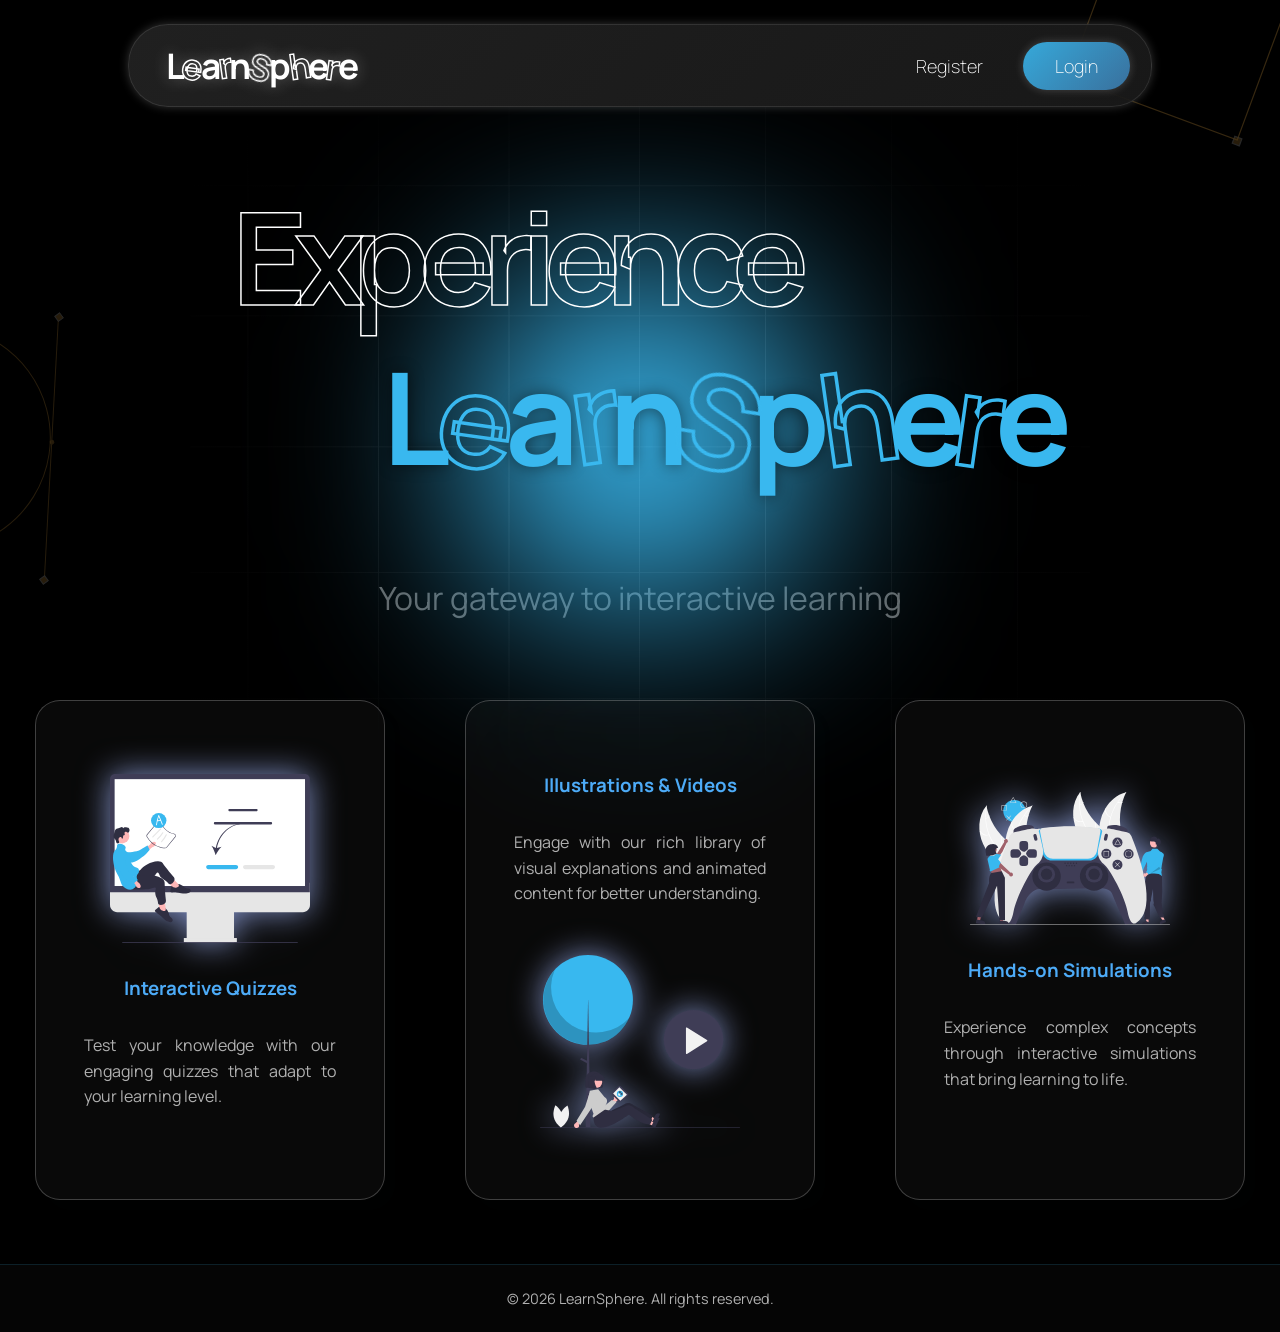
<file: index.html>
<!DOCTYPE html>
<html lang="en">
<head>
	<meta charset="UTF-8">
	<meta name="viewport" content="width=device-width, initial-scale=1.0">
	<title>LearnSphere</title>
	<link rel="stylesheet" href="assets/css/style.css">
</head>
<body>
	<nav class="navbar">
		<div class="nav-container">
		 	<div class="logo">
				<p>
					<span>L</span>
					<span>e</span>
					<span>a</span>
					<span>r</span>
					<span>n</span>
					<span>S</span>
					<span>p</span>
					<span>h</span>
					<span>e</span>
					<span>r</span>
					<span>e</span>
				</p>
			</div>
			<div class="nav-links">
				<a href="pages/registration.html" class="nav-link">Register</a>
				<a href="pages/login.html" class="nav-link login-button">Login</a>
			</div>
		</div>
	</nav>

	<div class="grid">
		<svg class="grid-svg" xmlns="http://www.w3.org/2000/svg" width="982" height="786" viewBox="0 0 982 786" fill="none">
		<path fill-rule="evenodd" clip-rule="evenodd" d="M490 401V537H348.5V401H490ZM490 785.5V676H348.5V785.5H347.5V676H206V785.5H205V676H63.5V785.5H62.5V676H0V675H62.5V538H0V537H62.5V401H0V400H62.5V258H0V257H62.5V116H0V115H62.5V0H63.5V115L205 115V0H206V115L347.5 115V0H348.5V115H490V0H491V115L627.5 115V0H628.5V115H765V0H766V115L902.5 115V0H903.5V115H982V116H903.5V257H982V258H903.5V400H982V401H903.5V537H982V538H903.5V675H982V676H903.5V785.5H902.5V676H766V785.5H765V676H628.5V785.5H627.5V676H491V785.5H490ZM902.5 675V538H766V675H902.5ZM902.5 537V401H766V537H902.5ZM902.5 400V258H766V400H902.5ZM902.5 257V116L766 116V257H902.5ZM627.5 675H491V538H627.5V675ZM765 675H628.5V538H765V675ZM348.5 675H490V538H348.5V675ZM347.5 538V675H206V538H347.5ZM205 538V675H63.5V538H205ZM765 537V401H628.5V537H765ZM765 400V258H628.5V400H765ZM765 257V116H628.5V257H765ZM347.5 401V537H206V401H347.5ZM205 401V537H63.5V401H205ZM627.5 401V537H491V401H627.5ZM627.5 116L491 116V257H627.5V116ZM627.5 258H491V400H627.5V258ZM63.5 257V116L205 116V257H63.5ZM63.5 400V258H205V400H63.5ZM206 116V257H347.5V116L206 116ZM348.5 116V257H490V116H348.5ZM206 400V258H347.5V400H206ZM348.5 258V400H490V258H348.5Z" fill="url(#paint0_radial_1_8)" />
		<defs>
			<radialGradient id="paint0_radial_1_8" cx="0" cy="0" r="1" gradientUnits="userSpaceOnUse" gradientTransform="translate(491 392.75) rotate(90) scale(513.25 679.989)">
			<stop stop-color="white" stop-opacity="0.2" />
			<stop offset="1" stop-color="#000" stop-opacity="0" />
			</radialGradient>
		</defs>
		</svg>
		<div class="blur"></div>
	</div>

	<div class="landing-container">
		<div class="hero-section">
			<div class="title">
				<p>Experience</p>
				<p>
					<span>L</span>
					<span>e</span>
					<span>a</span>
					<span>r</span>
					<span>n</span>
					<span>S</span>
					<span>p</span>
					<span>h</span>
					<span>e</span>
					<span>r</span>
					<span>e</span>
				</p>
			</div>

			<p class="subtitle">Your gateway to interactive learning</p>
			<div class="features">
				<div class="feature-card glass-morphism-container-hover-effect-1">
					<img src="assets/images/quiz-illustration.svg" alt="Interactive quizzes illustration">
					<div class="feature-content">
						<h3>Interactive Quizzes</h3>
						<p>Test your knowledge with our engaging quizzes that adapt to your learning level.</p>
					</div>
				</div>
				<div class="feature-card glass-morphism-container-hover-effect-2">
					<div class="feature-content">
						<h3>Illustrations & Videos</h3>
						<p>Engage with our rich library of visual explanations and animated content for better understanding.</p>
					</div>
					<img src="assets/images/video-illustration-1.svg" alt="Illustrations and videos illustration">
				</div>
				<div class="feature-card glass-morphism-container-hover-effect-3">
					<img src="assets/images/simulation-illustration.svg" alt="Hands-on simulations illustration">
					<div class="feature-content">
						<h3>Hands-on Simulations</h3>
						<p>Experience complex concepts through interactive simulations that bring learning to life.</p>
					</div>
				</div>
			</div>
		</div>
	</div>

	<svg class="top-right" width="219" height="147" viewBox="0 0 219 147" fill="none" xmlns="http://www.w3.org/2000/svg">
		<rect opacity="0.5" x="10.4252" y="75.8326" width="7.50168" height="7.50168" transform="rotate(110.283 10.4252 75.8326)" fill="#ffbb4d" stroke="white" stroke-width="1.22683" />
		<rect opacity="0.5" x="180.869" y="138.825" width="7.50168" height="7.50168" transform="rotate(110.283 180.869 138.825)" fill="#ffbb4d" stroke="white" stroke-width="1.22683" />
		<rect x="69.4713" y="-91.84" width="180.485" height="180.485" transform="rotate(20.2832 69.4713 -91.84)" stroke="#ffbb4d" stroke-opacity="0.7" stroke-width="1.22683" />
	</svg>
	
	<svg class="bottom-left" width="232" height="191" viewBox="0 0 232 191" fill="none" xmlns="http://www.w3.org/2000/svg">
		<circle cx="50.5685" cy="172.432" r="112.068" stroke="#ffbb4d" stroke-opacity="0.5" />
		<g opacity="0.5">
		<path d="M26.4932 5.20547L228.856 172.432" stroke="#ffbb4d" />
		<rect x="22.4384" y="0.5" width="6.15753" height="6.15753" fill="#ffbb4d" stroke="white" />
		<rect x="224.801" y="169.027" width="6.15753" height="6.15753" fill="#ffbb4d" stroke="white" />
		<circle cx="121.819" cy="83.613" r="1.7774" fill="#ffbb4d" stroke="#ffbb4d" />
		</g>
	</svg>
	
	<footer>
		<p>&copy; <span id="current-year"></span> LearnSphere. All rights reserved.</p>
	</footer>
	<script>
		document.getElementById('current-year').textContent = new Date().getFullYear();
	</script>
	<script src="./assets/js/follow-cursor.js"></script>
</body>
</html>
</file>
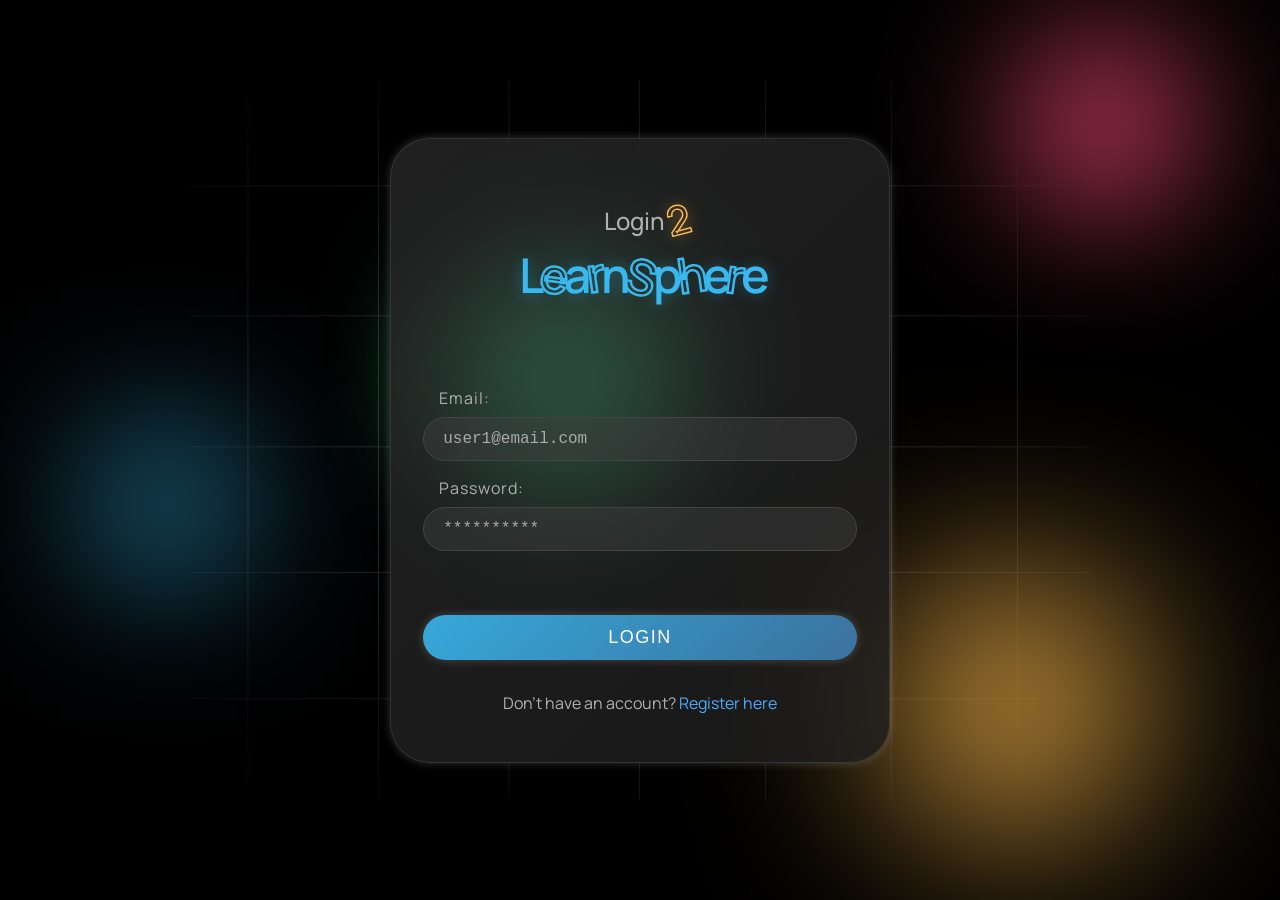
<file: home.html>
<!DOCTYPE html>
<html lang="en">
<head>
    <meta charset="UTF-8">
    <meta name="viewport" content="width=device-width, initial-scale=1.0">
    <title>ChatBot - LearnSphere</title>
    <link rel="stylesheet" href="home1.css">
</head>
<body>
    <script>
        // Check if user is logged in
        function checkLogin() {
            const isLoggedIn = sessionStorage.getItem('isLoggedIn');
            if (isLoggedIn !== 'true') {
                alert('You must be logged in to access this page.');
                window.location.href = '../pages/login.html';
            }
        }

        // Logout function
        function logout() {
            sessionStorage.clear();
            window.location.href = '../index.html';
        }

        checkLogin();
    </script>

    <div class="grid">
        <svg class="grid-svg" xmlns="http://www.w3.org/2000/svg" width="982" height="786" viewBox="0 0 982 786" fill="none">
            <path fill-rule="evenodd" clip-rule="evenodd" d="M490 401V537H348.5V401H490ZM490 785.5V676H348.5V785.5H347.5V676H206V785.5H205V676H63.5V785.5H62.5V676H0V675H62.5V538H0V537H62.5V401H0V400H62.5V258H0V257H62.5V116H0V115H62.5V0H63.5V115L205 115V0H206V115L347.5 115V0H348.5V115H490V0H491V115L627.5 115V0H628.5V115H765V0H766V115L902.5 115V0H903.5V115H982V116H903.5V257H982V258H903.5V400H982V401H903.5V537H982V538H903.5V675H982V676H903.5V785.5H902.5V676H766V785.5H765V676H628.5V785.5H627.5V676H491V785.5H490ZM902.5 675V538H766V675H902.5ZM902.5 537V401H766V537H902.5ZM902.5 400V258H766V400H902.5ZM902.5 257V116L766 116V257H902.5ZM627.5 675H491V538H627.5V675ZM765 675H628.5V538H765V675ZM348.5 675H490V538H348.5V675ZM347.5 538V675H206V538H347.5ZM205 538V675H63.5V538H205ZM765 537V401H628.5V537H765ZM765 400V258H628.5V400H765ZM765 257V116H628.5V257H765ZM347.5 401V537H206V401H347.5ZM205 401V537H63.5V401H205ZM627.5 401V537H491V401H627.5ZM627.5 116L491 116V257H627.5V116ZM627.5 258H491V400H627.5V258ZM63.5 257V116L205 116V257H63.5ZM63.5 400V258H205V400H63.5ZM206 116V257H347.5V116L206 116ZM348.5 116V257H490V116H348.5ZM206 400V258H347.5V400H206ZM348.5 258V400H490V258H348.5Z" fill="url(#paint0_radial_1_8)" />
            <defs>
                <radialGradient id="paint0_radial_1_8" cx="0" cy="0" r="1" gradientUnits="userSpaceOnUse" gradientTransform="translate(491 392.75) rotate(90) scale(513.25 679.989)">
                    <stop stop-color="white" stop-opacity="0.3" />
                    <stop offset="1" stop-color="white" stop-opacity="0" />
                </radialGradient>
            </defs>
        </svg>
        <div class="blur4"></div>
    </div>

    <div class="dashboard-container">
        <h1>Welcome to LearnSphere</h1>
        <p>Choose a subject to start learning:</p>

        <!-- Chatbot Section -->
        <section class="chatbot">
            <h2>Ask Your AI Tutor</h2>
            <div class="chat-container">
                <div id="chat-box"></div>
                <input type="text" id="user-input" placeholder="Ask me anything...">
                <button onclick="sendMessage()" class="send">Send</button>
            </div>
        </section>

        <button id="logoutButton" class="logout-button">Logout</button>
    </div>

    <script src="home.js"></script>
</body>
</html>
</file>
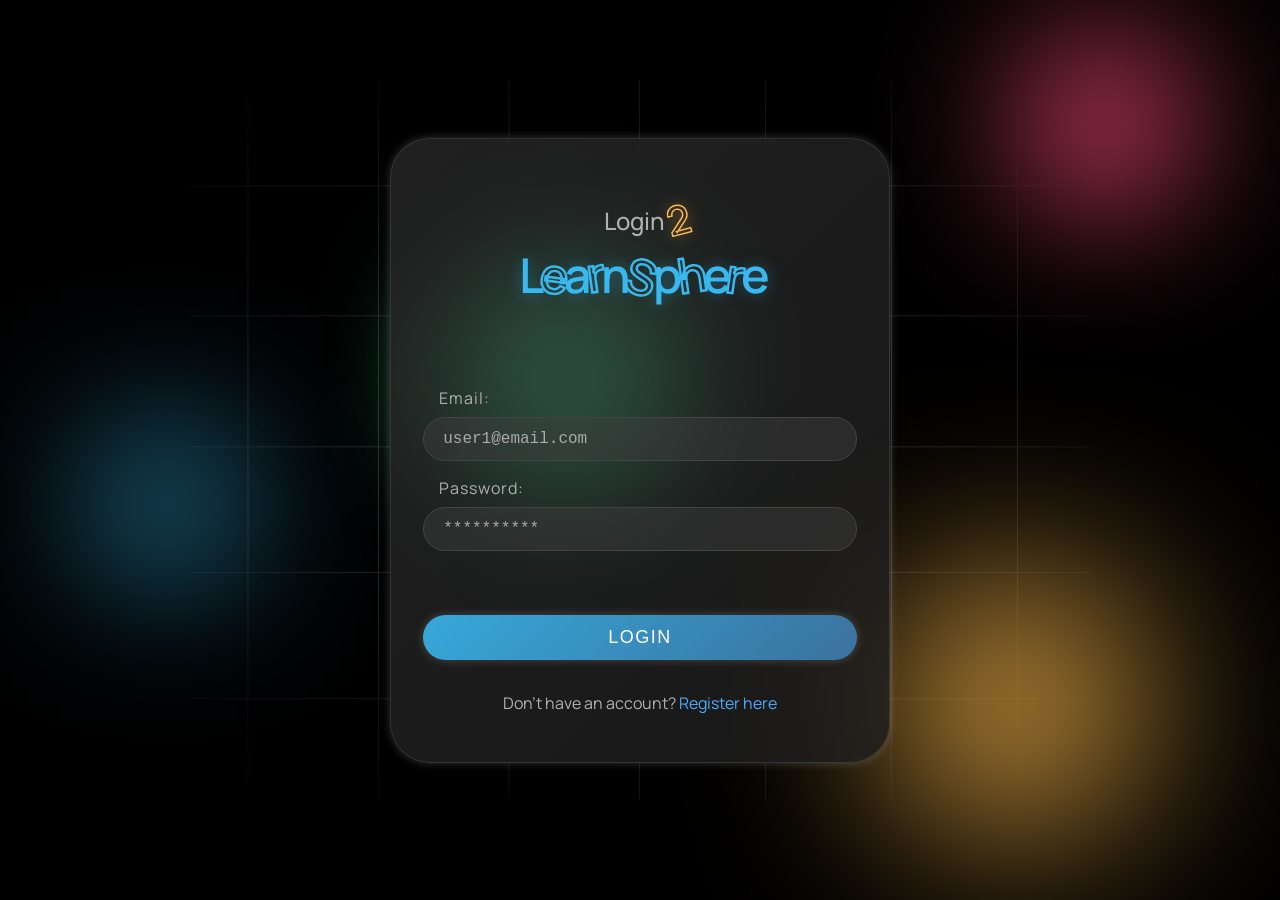
<file: home2.html>
<!DOCTYPE html>
<html lang="en">
<head>
    <meta charset="UTF-8">
    <meta name="viewport" content="width=device-width, initial-scale=1.0">
    <title>ChatBot - LearnSphere</title>
    <link rel="stylesheet" href="https://cdnjs.cloudflare.com/ajax/libs/font-awesome/6.0.0-beta3/css/all.min.css">
    <link rel="stylesheet" href="home2.css">
</head>
<body>
    <script>
        function checkLogin() {
            const isLoggedIn = sessionStorage.getItem('isLoggedIn');
            if (isLoggedIn !== 'true') {
                alert('You must be logged in to access this page.');
                window.location.href = '../pages/login.html';
            }
        }
        checkLogin();

        function logout() {
            sessionStorage.clear();
            window.location.href = '../index.html';
        }
    </script>

    <div class="navbar">
        <h2>Ask Your AI Tutor</h2>
        <button id="logoutButton" class="logout-button" onclick="logout()">Logout</button>
    </div>

    <div class="dashboard-container">
        <section class="chatbot">
            <div class="chat-container">
                <div id="chat-box"></div>
                <div class="input-container">
                    <textarea id="user-input" placeholder="Ask me anything..." rows="1" oninput="adjustHeight(this)"></textarea>
                    <button onclick="sendMessage()" class="send"></button>
                </div>
            </div>
        </section>
    </div>

    <script src="home.js"></script>
</body>
</html>
</file>
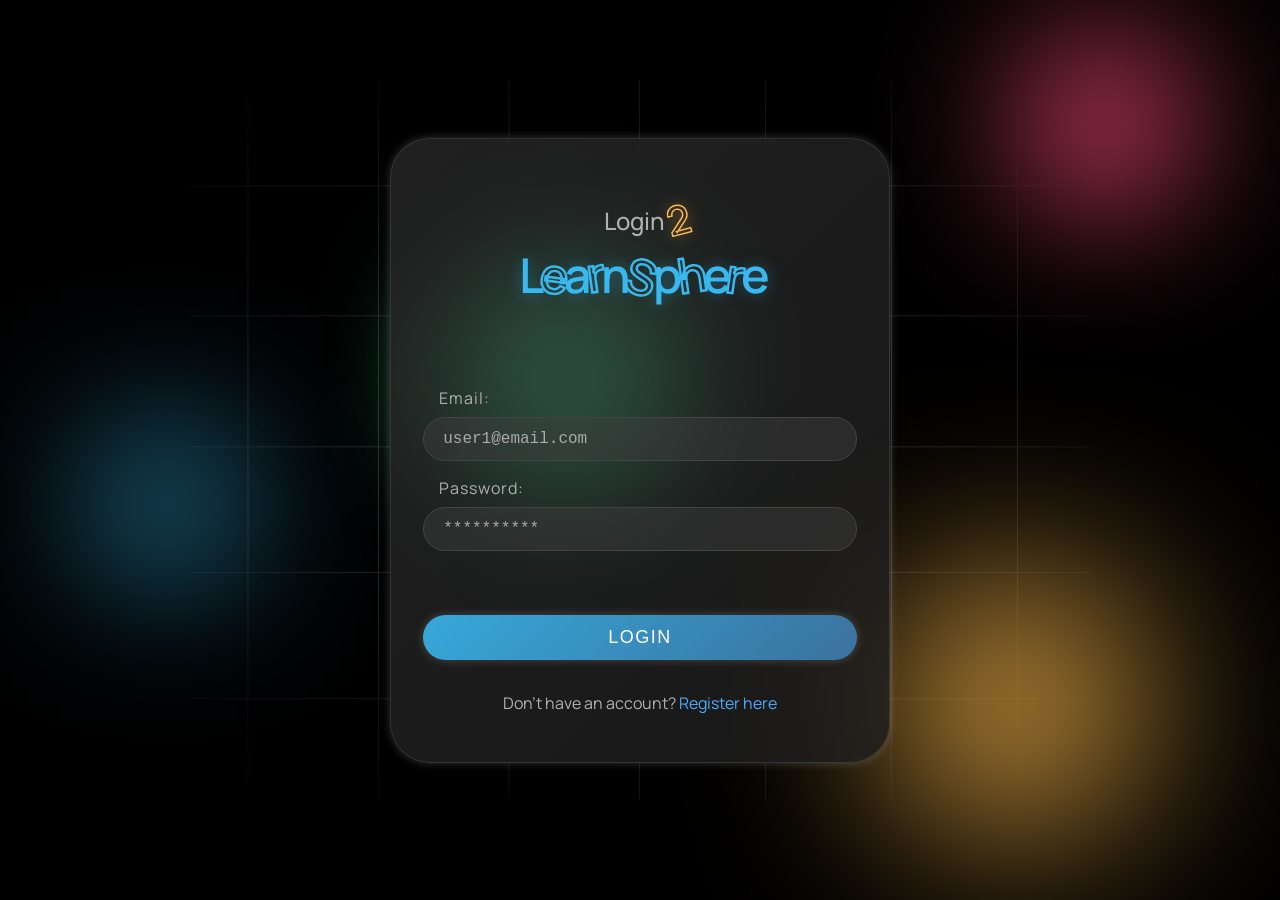
<file: pages/login.html>
<!DOCTYPE html>
<html lang="en">
<head>
	<meta charset="UTF-8">
	<meta name="viewport" content="width=device-width, initial-scale=1.0">
	<title>LearnSphere - Login</title>
	<link rel="stylesheet" href="../assets/css/login.css">
	<script src="../assets/js/script.js" defer></script>
</head>
<body>
	<div class="grid">
		<svg class="grid-svg" xmlns="http://www.w3.org/2000/svg" width="982" height="786" viewBox="0 0 982 786" fill="none">
		<path fill-rule="evenodd" clip-rule="evenodd" d="M490 401V537H348.5V401H490ZM490 785.5V676H348.5V785.5H347.5V676H206V785.5H205V676H63.5V785.5H62.5V676H0V675H62.5V538H0V537H62.5V401H0V400H62.5V258H0V257H62.5V116H0V115H62.5V0H63.5V115L205 115V0H206V115L347.5 115V0H348.5V115H490V0H491V115L627.5 115V0H628.5V115H765V0H766V115L902.5 115V0H903.5V115H982V116H903.5V257H982V258H903.5V400H982V401H903.5V537H982V538H903.5V675H982V676H903.5V785.5H902.5V676H766V785.5H765V676H628.5V785.5H627.5V676H491V785.5H490ZM902.5 675V538H766V675H902.5ZM902.5 537V401H766V537H902.5ZM902.5 400V258H766V400H902.5ZM902.5 257V116L766 116V257H902.5ZM627.5 675H491V538H627.5V675ZM765 675H628.5V538H765V675ZM348.5 675H490V538H348.5V675ZM347.5 538V675H206V538H347.5ZM205 538V675H63.5V538H205ZM765 537V401H628.5V537H765ZM765 400V258H628.5V400H765ZM765 257V116H628.5V257H765ZM347.5 401V537H206V401H347.5ZM205 401V537H63.5V401H205ZM627.5 401V537H491V401H627.5ZM627.5 116L491 116V257H627.5V116ZM627.5 258H491V400H627.5V258ZM63.5 257V116L205 116V257H63.5ZM63.5 400V258H205V400H63.5ZM206 116V257H347.5V116L206 116ZM348.5 116V257H490V116H348.5ZM206 400V258H347.5V400H206ZM348.5 258V400H490V258H348.5Z" fill="url(#paint0_radial_1_8)" />
		<defs>
			<radialGradient id="paint0_radial_1_8" cx="0" cy="0" r="1" gradientUnits="userSpaceOnUse" gradientTransform="translate(491 392.75) rotate(90) scale(513.25 679.989)">
			<stop stop-color="white" stop-opacity="0.3" />
			<stop offset="1" stop-color="white" stop-opacity="0" />
			</radialGradient>
		</defs>
		</svg>
		<div class="blur1"></div>
		<div class="blur2"></div>
		<div class="blur3"></div>
		<div class="blur4"></div>
	</div>
	<div class="login-container">
		<!-- <h1>Login to LearnSphere</h1> -->
		<div class="title">
			<!-- <p>Login to</p> -->
			<p>Login<span>2</span></p>
			<p>
				<span>L</span>
				<span>e</span>
				<span>a</span>
				<span>r</span>
				<span>n</span>
				<span>S</span>
				<span>p</span>
				<span>h</span>
				<span>e</span>
				<span>r</span>
				<span>e</span>
			</p>
		</div>
		<form id="login-form">
			<div class="form-group">
				<label for="email">Email:</label>
				<input type="email" id="email" name="email" placeholder="user1@email.com" required>
			</div>
			<div class="form-group">
				<label for="password">Password:</label>
				<input type="password" id="password" name="password" placeholder="**********" required>
			</div>
			<div class="form-group">
				<div id="error-message" class="error-message"></div>
				<button type="submit">LOGIN</button>
			</div>
		</form>
		<p>Don't have an account? <a href="../pages/registration.html">Register here</a></p>
	</div>
</body>
</html>
</file>
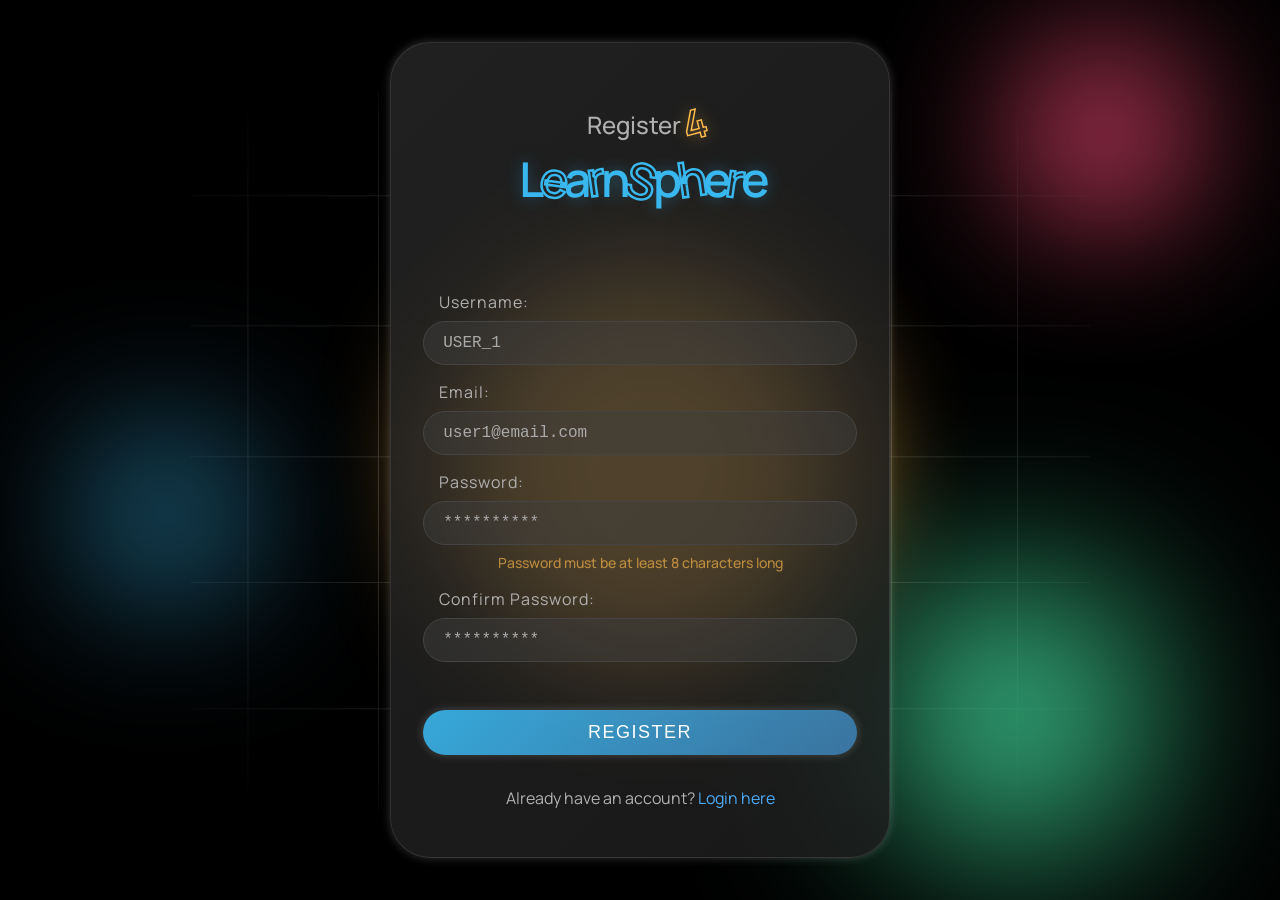
<file: pages/registration.html>
<!DOCTYPE html>
<html lang="en">
<head>
    <meta charset="UTF-8">
    <meta name="viewport" content="width=device-width, initial-scale=1.0">
    <title>LearnSphere - Registration</title>
    <link rel="stylesheet" href="../assets/css/registration.css">
    <script src="../assets/js/script.js" defer></script>
</head>
<body>
    <div class="grid">
        <svg class="grid-svg" xmlns="http://www.w3.org/2000/svg" width="982" height="786" viewBox="0 0 982 786" fill="none">
            <path fill-rule="evenodd" clip-rule="evenodd" d="M490 401V537H348.5V401H490ZM490 785.5V676H348.5V785.5H347.5V676H206V785.5H205V676H63.5V785.5H62.5V676H0V675H62.5V538H0V537H62.5V401H0V400H62.5V258H0V257H62.5V116H0V115H62.5V0H63.5V115L205 115V0H206V115L347.5 115V0H348.5V115H490V0H491V115L627.5 115V0H628.5V115H765V0H766V115L902.5 115V0H903.5V115H982V116H903.5V257H982V258H903.5V400H982V401H903.5V537H982V538H903.5V675H982V676H903.5V785.5H902.5V676H766V785.5H765V676H628.5V785.5H627.5V676H491V785.5H490ZM902.5 675V538H766V675H902.5ZM902.5 537V401H766V537H902.5ZM902.5 400V258H766V400H902.5ZM902.5 257V116L766 116V257H902.5ZM627.5 675H491V538H627.5V675ZM765 675H628.5V538H765V675ZM348.5 675H490V538H348.5V675ZM347.5 538V675H206V538H347.5ZM205 538V675H63.5V538H205ZM765 537V401H628.5V537H765ZM765 400V258H628.5V400H765ZM765 257V116H628.5V257H765ZM347.5 401V537H206V401H347.5ZM205 401V537H63.5V401H205ZM627.5 401V537H491V401H627.5ZM627.5 116L491 116V257H627.5V116ZM627.5 258H491V400H627.5V258ZM63.5 257V116L205 116V257H63.5ZM63.5 400V258H205V400H63.5ZM206 116V257H347.5V116L206 116ZM348.5 116V257H490V116H348.5ZM206 400V258H347.5V400H206ZM348.5 258V400H490V258H348.5Z" fill="url(#paint0_radial_1_8)" />
            <defs>
                <radialGradient id="paint0_radial_1_8" cx="0" cy="0" r="1" gradientUnits="userSpaceOnUse" gradientTransform="translate(491 392.75) rotate(90) scale(513.25 679.989)">
                    <stop stop-color="white" stop-opacity="0.3" />
                    <stop offset="1" stop-color="white" stop-opacity="0" />
                </radialGradient>
            </defs>
        </svg>
        <div class="blur1"></div>
        <div class="blur2"></div>
        <div class="blur3"></div>
        <div class="blur4"></div>
    </div>
    <div class="registration-container">
        <div class="title">
            <p>Register<span>4</span></p>
            <p>
                <span>L</span>
                <span>e</span>
                <span>a</span>
                <span>r</span>
                <span>n</span>
                <span>S</span>
                <span>p</span>
                <span>h</span>
                <span>e</span>
                <span>r</span>
                <span>e</span>
            </p>
        </div>
        <form id="registration-form">
            <div class="form-group">
                <label for="username">Username:</label>
                <input type="text" id="username" name="username" placeholder="USER_1" required>
            </div>
            <div class="form-group">
                <label for="email">Email:</label>
                <input type="email" id="email" name="email" placeholder="user1@email.com" required>
            </div>
            <div class="form-group">
                <label for="password">Password:</label>
                <input type="password" id="password" name="password" placeholder="**********" required>
                <small class="password-strength">Password must be at least 8 characters long</small>
            </div>
            <div class="form-group">
                <label for="confirm-password">Confirm Password:</label>
                <input type="password" id="confirm-password" name="confirm-password" placeholder="**********" required>
            </div>
            <div class="form-group">
                <div id="error-message" class="error-message"></div>
                <button type="submit">REGISTER</button>
            </div>
        </form>
        <p>Already have an account? <a href="../pages/login.html">Login here</a></p>
    </div>
</body>
</html>
</file>
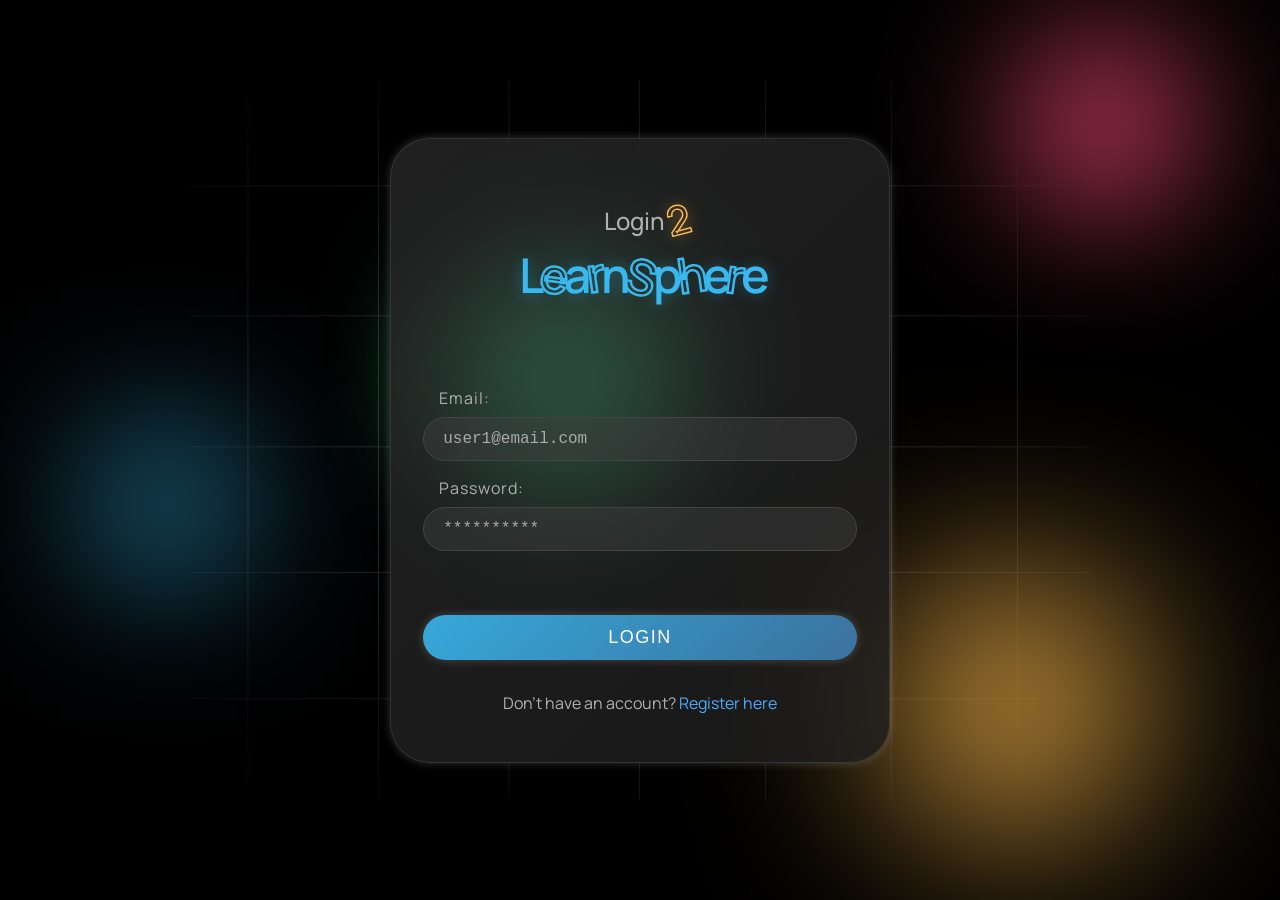
<file: pages/topic-selection.html>
<!DOCTYPE html>
<html lang="en">
<head>
    <meta charset="UTF-8">
    <meta name="viewport" content="width=device-width, initial-scale=1.0">
    <title>LearnSphere - Topic Selection</title>
    <link rel="stylesheet" href="../assets/css/topic-selection.css">
</head>
<body>
    <script>
        // Check if user is logged in
        function checkLogin() {
            const isLoggedIn = sessionStorage.getItem('isLoggedIn');
            if (isLoggedIn !== 'true') {
                alert('You must be logged in to access this page.');
                window.location.href = '../pages/login.html';
            }
        }

        // Logout function
        function logout() {
            sessionStorage.clear();
            window.location.href = '../index.html';
        }

        checkLogin();
    </script>

    <nav class="navbar">
		<div class="nav-container">
		 	<div class="logo">
				<p>
					<span>L</span>
					<span>e</span>
					<span>a</span>
					<span>r</span>
					<span>n</span>
					<span>S</span>
					<span>p</span>
					<span>h</span>
					<span>e</span>
					<span>r</span>
					<span>e</span>
				</p>
			</div>
			<div class="nav-links">
                <a href="../home2.html" class="nav-link chatbot">Chatbot</a>
                <a onclick="logout()" class="nav-link logout-button">Logout</a>
			</div>
		</div>
	</nav>

    <div class="grid">
        <svg class="grid-svg" xmlns="http://www.w3.org/2000/svg" width="982" height="786" viewBox="0 0 982 786" fill="none">
            <path fill-rule="evenodd" clip-rule="evenodd" d="M490 401V537H348.5V401H490ZM490 785.5V676H348.5V785.5H347.5V676H206V785.5H205V676H63.5V785.5H62.5V676H0V675H62.5V538H0V537H62.5V401H0V400H62.5V258H0V257H62.5V116H0V115H62.5V0H63.5V115L205 115V0H206V115L347.5 115V0H348.5V115H490V0H491V115L627.5 115V0H628.5V115H765V0H766V115L902.5 115V0H903.5V115H982V116H903.5V257H982V258H903.5V400H982V401H903.5V537H982V538H903.5V675H982V676H903.5V785.5H902.5V676H766V785.5H765V676H628.5V785.5H627.5V676H491V785.5H490ZM902.5 675V538H766V675H902.5ZM902.5 537V401H766V537H902.5ZM902.5 400V258H766V400H902.5ZM902.5 257V116L766 116V257H902.5ZM627.5 675H491V538H627.5V675ZM765 675H628.5V538H765V675ZM348.5 675H490V538H348.5V675ZM347.5 538V675H206V538H347.5ZM205 538V675H63.5V538H205ZM765 537V401H628.5V537H765ZM765 400V258H628.5V400H765ZM765 257V116H628.5V257H765ZM347.5 401V537H206V401H347.5ZM205 401V537H63.5V401H205ZM627.5 401V537H491V401H627.5ZM627.5 116L491 116V257H627.5V116ZM627.5 258H491V400H627.5V258ZM63.5 257V116L205 116V257H63.5ZM63.5 400V258H205V400H63.5ZM206 116V257H347.5V116L206 116ZM348.5 116V257H490V116H348.5ZM206 400V258H347.5V400H206ZM348.5 258V400H490V258H348.5Z" fill="url(#paint0_radial_1_8)" />
            <defs>
                <radialGradient id="paint0_radial_1_8" cx="0" cy="0" r="1" gradientUnits="userSpaceOnUse" gradientTransform="translate(491 392.75) rotate(90) scale(513.25 679.989)">
                    <stop stop-color="white" stop-opacity="0.3" />
                    <stop offset="1" stop-color="white" stop-opacity="0" />
                </radialGradient>
            </defs>
        </svg>
        <div class="blur1"></div>
        <div class="blur2"></div>
        <div class="blur3"></div>
        <div class="blur4"></div>
    </div>
        
    <div class="landing-container">
        <div class="title">
            <!-- <p>Let's Begin!!!</p> -->
            <p>
                <span>Forge Your Own Path to</span>
                <span>Knowledge!</span>
            </p>
            <!-- <p>LET'S</p>
            <p>BEGIN</p> -->
        </div>

        <div class="container">
            <img id="book-image" src="../assets/images/book-1.png" alt="book">
            <div class="dropdown-container">
                <!-- Class Dropdown -->
                <div class="dropdown" id="classDropdown">
                    <span class="selected" id="classSelected">Select Class</span>
                    <ul class="dropdown-menu" id="classMenu"></ul>
                </div>

                <!-- Subject Dropdown -->
                <div class="dropdown" id="subjectDropdown" style="display: none;">
                    <span class="selected" id="subjectSelected">Select Subject</span>
                    <ul class="dropdown-menu" id="subjectMenu"></ul>
                </div>

                <!-- Topic Dropdown -->
                <div class="dropdown" id="topicDropdown" style="display: none;">
                    <span class="selected" id="topicSelected">Select Topic</span>
                    <ul class="dropdown-menu" id="topicMenu"></ul>
                </div>

                <!-- Continue Button -->
                <button id="continueButton" onclick="redirectToTopic()">CONTINUE</button>
            </div>
        </div>
    </div>

    <footer>
		<p>&copy; <span id="current-year"></span> LearnSphere. All rights reserved.</p>
	</footer>
	<script>
		document.getElementById('current-year').textContent = new Date().getFullYear();
	</script>

    <script src="../assets/js/topic-selection.js"></script>
</body>
</html>
</file>
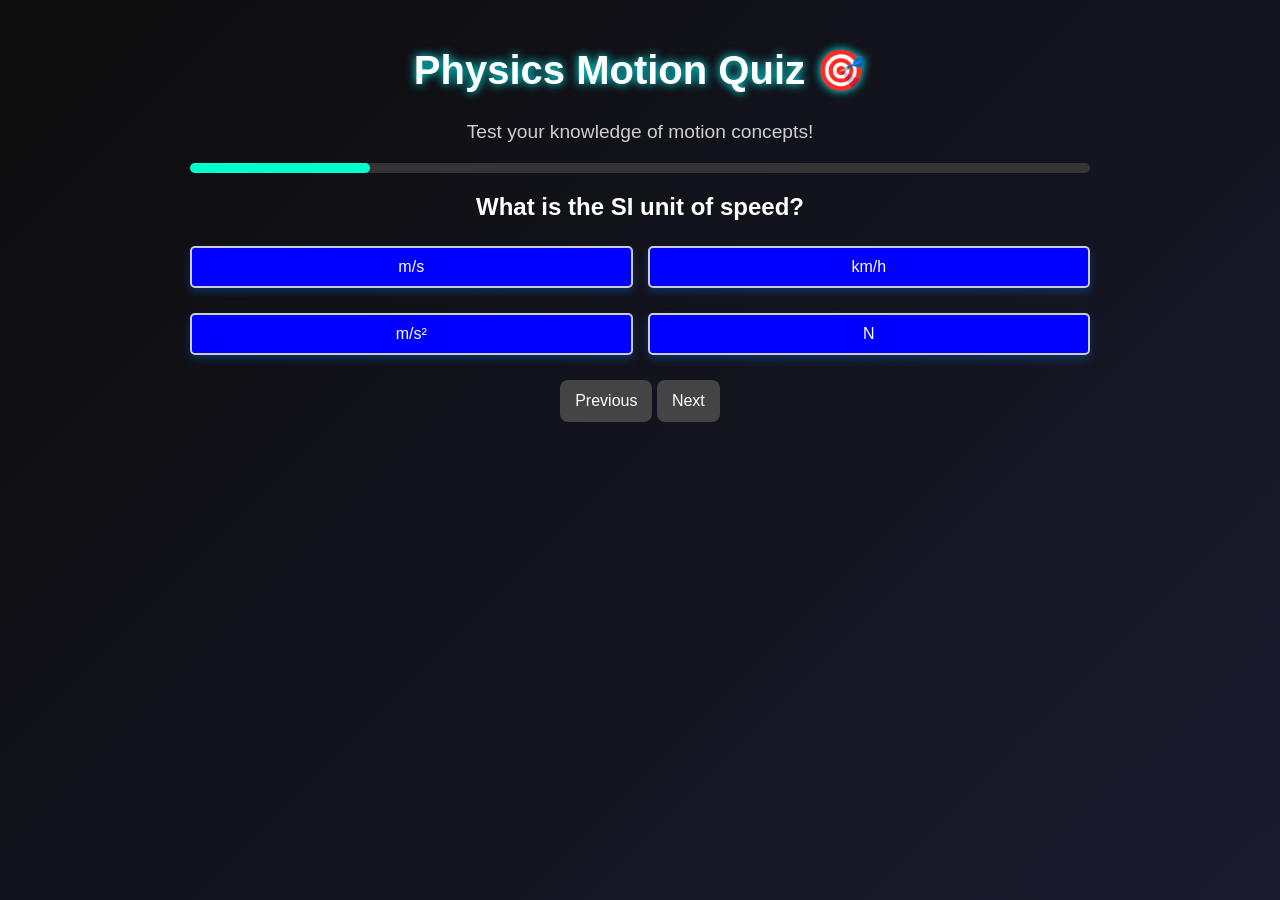
<file: quiz/motionquiz.html>
<!DOCTYPE html>
<html lang="en">

<head>
    <meta charset="UTF-8">
    <meta name="viewport" content="width=device-width, initial-scale=1.0">
    <title>Physics Motion Quiz - LearnSphere</title>
    <link rel="stylesheet" href="motionquiz.css">
</head>

<body>

    <div class="container">
        <h1 class="title">Physics Motion Quiz 🎯</h1>
        <p class="description">Test your knowledge of motion concepts!</p>

        <!-- Progress Bar -->
        <div class="progress-container">
            <div id="progress-bar"></div>
        </div>

        <div id="quiz-box">
            <h2 id="question">Loading...</h2>
            <div id="options" class="options-grid"></div>
            <button id="prev-btn" onclick="prevQuestion()" disabled>Previous</button>
            <button id="next-btn" onclick="nextQuestion()" disabled>Next</button>
            <button id="submit-btn" class="hidden" onclick="confirmSubmit()">Submit</button>
        </div>

        <!-- Warning Popup -->
        <div id="popup" class="popup hidden">
            <h3>⚠️ Please select an answer before proceeding!</h3>
            <button onclick="closePopup()">OK</button>
        </div>

        <!-- Confirm Submit Popup -->
        <div id="confirm-popup" class="popup hidden">
            <h3>Are you sure you want to submit?</h3>
            <button onclick="submitQuiz()">Yes, Submit</button>
            <button onclick="closeConfirmPopup()">No, Resume</button>
        </div>

        <!-- Result Box -->
        <div id="result-box" class="hidden">
            <h2>🎉 Quiz Completed!</h2>
            <p id="score"></p>
            <button onclick="restartQuiz()">Try Again 🔄</button>
            <button class="motion"><a href="..\motion\motion.html">⬅ Back to Previous Page</a></button>
        </div>
    </div>

    <script src="motionquiz.js"></script>
</body>

</html>
</file>
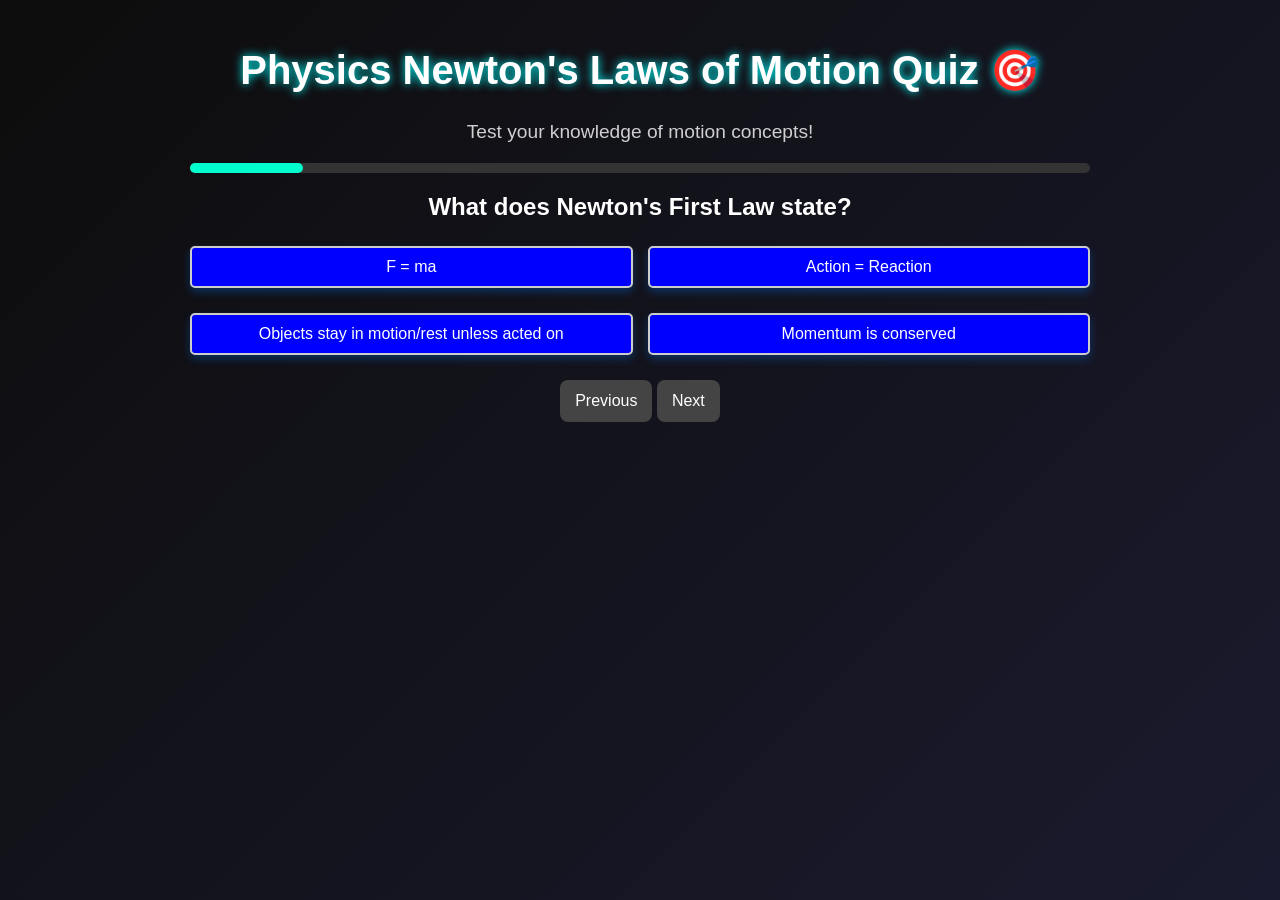
<file: quiz/nlmquiz.html>
<!DOCTYPE html>
<html lang="en">

<head>
    <meta charset="UTF-8">
    <meta name="viewport" content="width=device-width, initial-scale=1.0">
    <title>Physics Motion Quiz - LearnSphere</title>
    <link rel="stylesheet" href="nlmquiz.css">
</head>

<body>

    <div class="container">
        <h1 class="title">Physics Newton's Laws of Motion Quiz 🎯</h1>
        <p class="description">Test your knowledge of motion concepts!</p>

        <!-- Progress Bar -->
        <div class="progress-container">
            <div id="progress-bar"></div>
        </div>

        <div id="quiz-box">
            <h2 id="question">Loading...</h2>
            <div id="options" class="options-grid"></div>
            <button id="prev-btn" onclick="prevQuestion()" disabled>Previous</button>
            <button id="next-btn" onclick="nextQuestion()" disabled>Next</button>
            <button id="submit-btn" class="hidden" onclick="confirmSubmit()">Submit</button>
        </div>

        <!-- Warning Popup -->
        <div id="popup" class="popup hidden">
            <h3>⚠️ Please select an answer before proceeding!</h3>
            <button onclick="closePopup()">OK</button>
        </div>

        <!-- Confirm Submit Popup -->
        <div id="confirm-popup" class="popup hidden">
            <h3>Are you sure you want to submit?</h3>
            <button onclick="submitQuiz()">Yes, Submit</button>
            <button onclick="closeConfirmPopup()">No, Resume</button>
        </div>

        <!-- Result Box -->
        <div id="result-box" class="hidden">
            <h2>🎉 Quiz Completed!</h2>
            <p id="score"></p>
            <button onclick="restartQuiz()">Try Again 🔄</button>
            <button class="motion"><a href="..\nlm\nlm.html">⬅ Back to Previous Page</a></button>
        </div>
    </div>

    <script src="nlmquiz.js"></script>
</body>

</html>
</file>
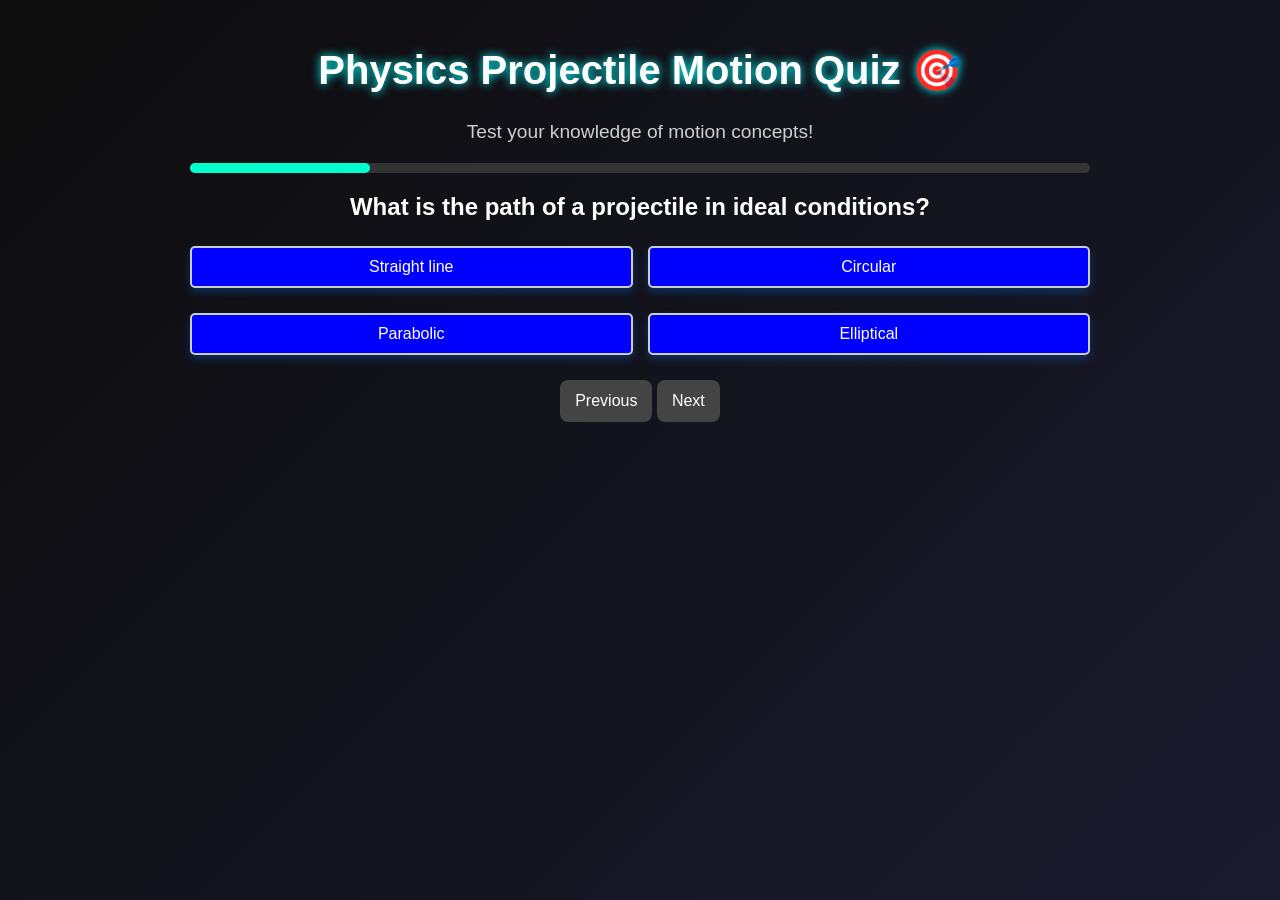
<file: quiz/projectilequiz.html>
<!DOCTYPE html>
<html lang="en">

<head>
    <meta charset="UTF-8">
    <meta name="viewport" content="width=device-width, initial-scale=1.0">
    <title>Physics Projectile Motion Quiz - LearnSphere</title>
    <link rel="stylesheet" href="projectilequiz.css">
</head>

<body>

    <div class="container">
        <h1 class="title">Physics Projectile Motion Quiz 🎯</h1>
        <p class="description">Test your knowledge of motion concepts!</p>

        <!-- Progress Bar -->
        <div class="progress-container">
            <div id="progress-bar"></div>
        </div>

        <div id="quiz-box">
            <h2 id="question">Loading...</h2>
            <div id="options" class="options-grid"></div>
            <button id="prev-btn" onclick="prevQuestion()" disabled>Previous</button>
            <button id="next-btn" onclick="nextQuestion()" disabled>Next</button>
            <button id="submit-btn" class="hidden" onclick="confirmSubmit()">Submit</button>
        </div>

        <!-- Warning Popup -->
        <div id="popup" class="popup hidden">
            <h3>⚠️ Please select an answer before proceeding!</h3>
            <button onclick="closePopup()">OK</button>
        </div>

        <!-- Confirm Submit Popup -->
        <div id="confirm-popup" class="popup hidden">
            <h3>Are you sure you want to submit?</h3>
            <button onclick="submitQuiz()">Yes, Submit</button>
            <button onclick="closeConfirmPopup()">No, Resume</button>
        </div>

        <!-- Result Box -->
        <div id="result-box" class="hidden">
            <h2>🎉 Quiz Completed!</h2>
            <p id="score"></p>
            <button onclick="restartQuiz()">Try Again 🔄</button>
            <button class="motion"><a href="..\projectile\projectile.html">⬅ Back to Previous Page</a></button>
        </div>
    </div>

    <script src="projectilequiz.js"></script>
</body>

</html>
</file>
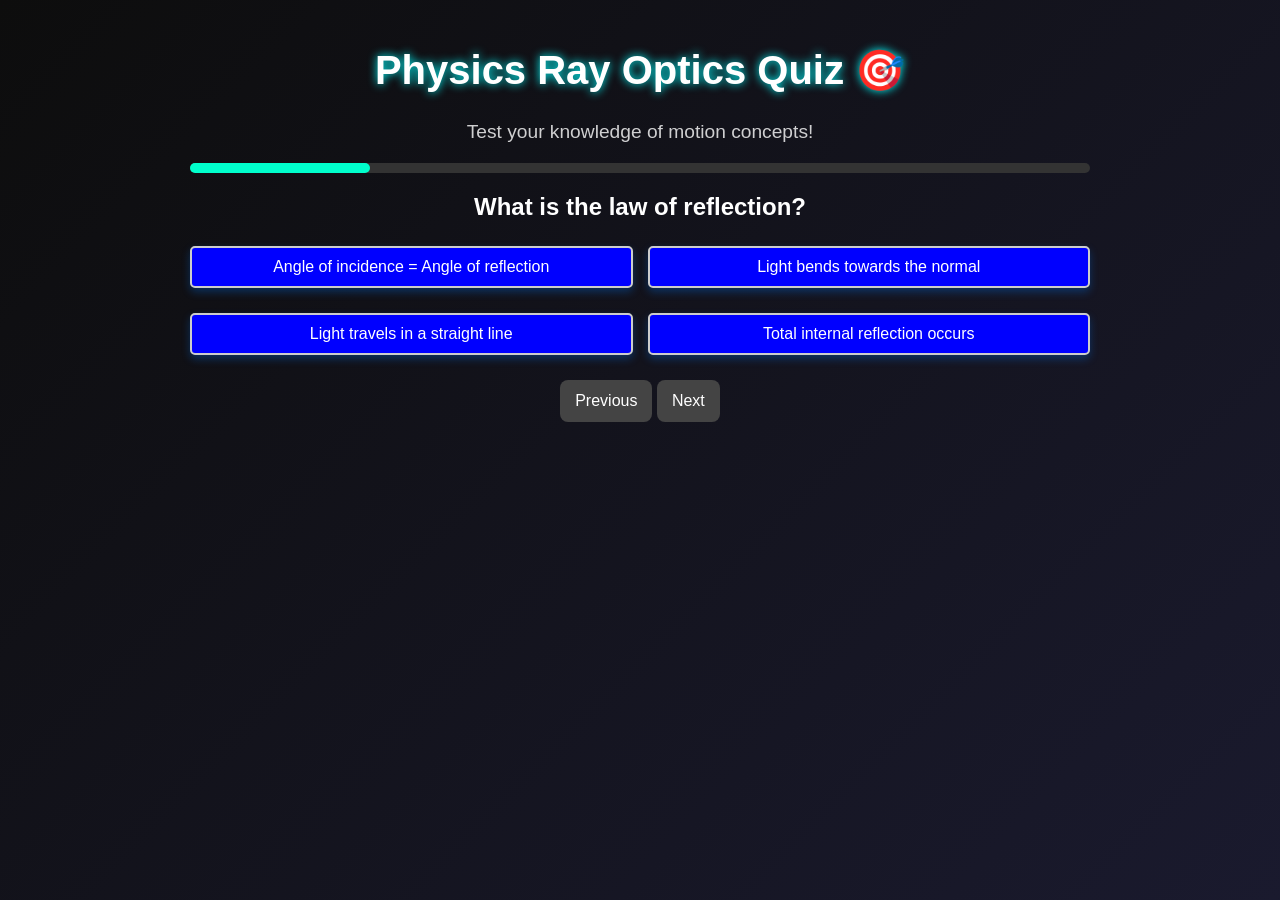
<file: quiz/rayquiz.html>
<!DOCTYPE html>
<html lang="en">

<head>
    <meta charset="UTF-8">
    <meta name="viewport" content="width=device-width, initial-scale=1.0">
    <title>Physics Motion Quiz - LearnSphere</title>
    <link rel="stylesheet" href="rayquiz.css">
</head>

<body>

    <div class="container">
        <h1 class="title">Physics Ray Optics Quiz 🎯</h1>
        <p class="description">Test your knowledge of motion concepts!</p>

        <!-- Progress Bar -->
        <div class="progress-container">
            <div id="progress-bar"></div>
        </div>

        <div id="quiz-box">
            <h2 id="question">Loading...</h2>
            <div id="options" class="options-grid"></div>
            <button id="prev-btn" onclick="prevQuestion()" disabled>Previous</button>
            <button id="next-btn" onclick="nextQuestion()" disabled>Next</button>
            <button id="submit-btn" class="hidden" onclick="confirmSubmit()">Submit</button>
        </div>

        <!-- Warning Popup -->
        <div id="popup" class="popup hidden">
            <h3>⚠️ Please select an answer before proceeding!</h3>
            <button onclick="closePopup()">OK</button>
        </div>

        <!-- Confirm Submit Popup -->
        <div id="confirm-popup" class="popup hidden">
            <h3>Are you sure you want to submit?</h3>
            <button onclick="submitQuiz()">Yes, Submit</button>
            <button onclick="closeConfirmPopup()">No, Resume</button>
        </div>

        <!-- Result Box -->
        <div id="result-box" class="hidden">
            <h2>🎉 Quiz Completed!</h2>
            <p id="score"></p>
            <button onclick="restartQuiz()">Try Again 🔄</button>
            <button class="motion"><a href="..\ray\ray.html">⬅ Back to Previous Page</a></button>
        </div>
    </div>

    <script src="rayquiz.js"></script>
</body>

</html>
</file>
<file: assets/css/style.css>
@import url('https://fonts.googleapis.com/css2?family=Manrope:wght@200..800&display=swap');

* {
  	box-sizing: border-box;
}

body {
	font-family: 'Manrope';
	background-color: #000;
	color: #e0e0e0;
	margin: 0;
	padding: 0;
}

.navbar {
	position: fixed;
	top: 1.5rem;
	left: 50%;
	transform: translateX(-50%);
	background: linear-gradient(135deg, rgba(40, 40, 40, 0.8), rgba(30, 30, 30, 0.8));
	padding: 1rem 1.3rem;
	border-radius: 2.5rem;
	box-shadow: 0 2px 8px rgba(0, 0, 0, 0.4);
	z-index: 1000;
	backdrop-filter: blur(20px);
	-webkit-backdrop-filter: blur(20px);
	border: 1px solid rgba(255, 255, 255, 0.1);
	transition: all 0.3s ease;
	width: 80%;
	max-width: 1200px;
	box-shadow: 0 0 10px rgba(255, 255, 255, 0.2);
}

.nav-container {
	display: flex;
	align-items: center;
	justify-content: space-between;
	gap: 2rem;
}

.logo {
	margin-left: 1rem;
	font-size: 2.2rem;
	font-weight: 700;
	display: flex;
	flex-direction: column;
	justify-content: center;
	align-self: center;
	height: 100%;
	z-index: 5;
	pointer-events: none;
	user-select: none;
}
  
.logo > p {
	margin: 0;
	width: auto;
}
  
.logo p span {
	letter-spacing: -0.6rem;
	display: inline-block;
	text-shadow: 0 0 1rem hsla(0, 0%, 100%, 0.3);
}
  
.logo > p:nth-child(1) {
	color: white;
	/* color: hsl(37, 100%, 65%); */
}
  
@supports((text-stroke: 1.5px white) or (-webkit-text-stroke: 1.5px white)) {
	.logo > p:nth-child(1) > span:nth-child(2),
	.logo > p:nth-child(1) > span:nth-child(6),
	.logo > p:nth-child(1) > span:nth-child(10) {
		color: transparent;
		-webkit-text-stroke: 1.5px white;
		rotate: 8deg;
	}
	.logo > p:nth-child(1) > span:nth-child(6) {
		animation: fall 0.5s forwards 1s;
		rotate: 10deg;
	}
	.logo > p:nth-child(1) > span:nth-child(4),
	.logo > p:nth-child(1) > span:nth-child(8) {
		color: transparent;
		-webkit-text-stroke: 1.5px white;
		rotate: -8deg;
	}
}
  
@keyframes fall {
	0% {
	  	transform: rotate(0deg);
	}
	100% {
	  	transform: rotate(8deg);
	}
}

.nav-links {
	display: flex;
	gap: 0.5rem;
}

.nav-link {
	color: #fff;
	text-decoration: none;
	padding: 0.75rem 2rem;
	border-radius: 50px;
	transition: all 0.2s ease;
	font-size: 1.125rem;
	font-weight: 200;
	position: relative;
}

.nav-link:hover {
	background: linear-gradient(135deg, rgba(255, 255, 255, 0.25), rgba(108, 108, 108, 0.3));
	color: #fff;
	box-shadow: 0 0 10px rgba(255, 255, 255, 0.3);
}

.nav-link.active {
	background-color: rgba(255, 255, 255, 0.2);
	font-weight: bold;
}

.nav-link:focus {
	outline: none;
	box-shadow: 0 0 0 2px rgba(255, 255, 255, 0.6);
}

.nav-link.login-button {
	color: #fff;
	text-decoration: none;
	padding: 0.75rem 2rem;
	border-radius: 50px;
	transition: all 0.3s ease;
	font-size: 1.125rem;
	font-weight: 200;
	position: relative;
	background: linear-gradient(135deg, hsla(198, 85%, 58%, 0.9), hsla(207, 91%, 64%, 0.596));
	box-shadow: 0 0 10px rgba(255, 255, 255, 0.2);
}

.nav-link.login-button:hover {
	background: linear-gradient(135deg, hsl(198, 85%, 58%), #4dabf7);
	color: #fff;
	box-shadow: 0 0 15px rgba(255, 255, 255, 0.4);
	transform: scale(1.02);
}

.nav-link.login-button.active {
	background-color: rgba(255, 255, 255, 0.2);
	font-weight: bold;
}

.nav-link.login-button:focus {
	outline: none;
	box-shadow: 0 0 0 2px rgba(255, 255, 255, 0.6);
}

.grid {
	position: fixed;
	top: 5rem;
	height: 80%;
	width: 100%;
	display: flex;
	align-items: center;
	justify-content: center;
	align-self: center;
}

.grid-svg {
	height: 80%;
	width: 80%;
	position: fixed;
}

.blur {
	height: 20rem;
	width: 20rem;
	background-color: hsl(198, 85%, 58%);
	filter: blur(100px);
	border-radius: 100px;
	z-index: 0;
	position: absolute;
	animation: float 8s infinite ease-in-out;
}

@keyframes float {
	0% {
		transform: translate(0, 0);
	}
	25% {
		transform: translate(20px, -20px);
	}
	50% {
		transform: translate(-20px, -40px);
	}
	75% {
		transform: translate(10px, -60px);
	}
	100% {
		transform: translate(0, 0);
	}
}

.landing-container {
	max-width: 1200px;
	margin: 5rem auto 1rem auto;
	padding: 2rem 2rem 0rem 2rem;
}

.hero-section {
	text-align: center;
	margin-bottom: 0.5rem;
}

.title {
	font-size: 8rem;
	margin: 4rem 10rem 5rem 10rem;
	font-weight: 700;
	letter-spacing: -0.8rem;
	display: flex;
	flex-direction: column;
	position: relative;
	justify-content: center;
	align-self: center;
	height: 100%;
	z-index: 5;
}

.title > p {
	margin: 0;
	line-height: 10rem;
	width: auto;
}

.title > p:nth-child(1){
  	align-self: flex-start;
}

@supports((text-stroke: 1.5px white) or (-webkit-text-stroke: 1.5px white)) {
	.title > p:nth-child(1) {
		color: transparent;
		-webkit-text-stroke: 1.5px white;
		text-shadow: none;
	}
}

.title p span {
	letter-spacing: -1.5rem;
	display: inline-block;
	text-shadow: 0 0 1rem #0000007c;
}

.title > p:nth-child(2) {
	color: hsl(198, 85%, 58%);
	align-self: flex-end;
}

@supports((text-stroke: 3.5px hsl(198, 85%, 58%)) or (-webkit-text-stroke: 3.5px hsl(198, 85%, 58%))) {
	.title > p:nth-child(2) > span:nth-child(2),
	.title > p:nth-child(2) > span:nth-child(6),
	.title > p:nth-child(2) > span:nth-child(10) {
		color: transparent;
		-webkit-text-stroke: 3.5px hsl(198, 85%, 58%);
		text-shadow: none;
		rotate: 8deg;
	}
	.title > p:nth-child(2) > span:nth-child(6) {
		animation: fall 0.5s forwards 1s;
		rotate: 10deg;
	}
	.title > p:nth-child(2) > span:nth-child(4),
	.title > p:nth-child(2) > span:nth-child(8) {
		color: transparent;
		-webkit-text-stroke: 3.5px hsl(198, 85%, 58%);
		text-shadow: none;
		rotate: -8deg;
	}
}

@keyframes fall {
	0% {
		transform: rotate(0deg);
	}
	100% {
		transform: rotate(8deg);
	}
}

.subtitle {
	color: #666;
	font-size: 2rem;
	margin-bottom: 3rem;
}

.features {
	display: flex;
	flex-direction: row;
	justify-content: center;
	align-items: center;
	gap: 5rem;
	max-width: 1250px;
	margin: 0 auto;
	z-index: 5;
}

.feature-card {
	min-width: 350px;
	min-height: 500px;
	background-color: rgba(45, 45, 45, 0.8);
	padding: 3rem;
	border-radius: 8px;
	transition: all 0.3s ease;
	margin: 2rem 0;
	display: flex;
	flex-direction: column;
	align-items: center;
	justify-content: center;
	gap: 2rem;
	text-align: justify;
	backdrop-filter: blur(10px);
	overflow: hidden;
}

.feature-card:hover {
	scale: 1.02;
	box-shadow: 0 0 15px rgba(255, 255, 255, 0.3);
}

.feature-card h3 {
	color: #4dabf7;
	margin: 0 0 1rem 0;
	text-align: center;
}

.feature-card img {
	width: 200px;
	height: auto;
	filter: drop-shadow(0 0 1rem rgba(166, 185, 255, 0.75));
	/* filter: drop-shadow(0 0 1rem rgba(194, 194, 194, 0.585)); */
	pointer-events: none;
}

.feature-content {
	display: flex;
	flex-direction: column;
	align-items: center;
	justify-content: center;
}

.feature-card p {
	color: #b0b0b0;
	line-height: 1.6;
}

.glass-morphism-container-hover-effect-1 {
	background-color: rgba(90, 90, 90, 0.1);
	color:#008eb5;
	border: 0.5px solid rgba(212, 212, 212, 0.3);
	border-radius: 25px;
	background-clip: padding-box;
	box-shadow: 10px 10px 10px  rgba(46, 54, 68, 0.03);
	backdrop-filter: blur(50px);
}

.glass-morphism-container-hover-effect-1::before{
	--size: 0;
	content: '';
	position: absolute;
	left: var(--x);
	top: var(--y);
	width: var(--size);
	height: var(--size);
	background: radial-gradient(circle closest-side, rgba(255, 255, 255,0.2), transparent);
	transform: translate(-50%, -50%);
	transition: width .2s ease, height .2s ease;
}

.glass-morphism-container-hover-effect-1:hover::before{
	--size: 700px;
	filter: blur(50px);
}

.glass-morphism-container-hover-effect-2{
	background-color: rgba(90, 90, 90, 0.1);
	color:#008eb5;
	border: 0.5px solid rgba(212, 212, 212, 0.3);
	border-radius: 25px;
	background-clip: padding-box;
	box-shadow: 10px 10px 10px  rgba(46, 54, 68, 0.03);
	backdrop-filter: blur(50px);
}

.glass-morphism-container-hover-effect-2::before{
  	--size: 0;
    content: '';
    position: absolute;
    left: var(--x);
    top: var(--y);
    width: var(--size);
    height: var(--size);
    background: radial-gradient(circle closest-side, rgba(255, 255, 255,0.2), transparent);
    transform: translate(-50%, -50%);
    transition: width .2s ease, height .2s ease;
}

.glass-morphism-container-hover-effect-2:hover::before{
	--size: 700px;
	filter: blur(50px);
}

.glass-morphism-container-hover-effect-3{
	background-color: rgba(90, 90, 90, 0.1);
	color:#008eb5;
	border: 0.5px solid rgba(212, 212, 212, 0.3);
	border-radius: 25px;
	background-clip: padding-box;
	box-shadow: 10px 10px 10px  rgba(46, 54, 68, 0.03);
	backdrop-filter: blur(50px);
}

.glass-morphism-container-hover-effect-3::before{
  	--size: 0;
    content: '';
    position: absolute;
    left: var(--x);
    top: var(--y);
    width: var(--size);
    height: var(--size);
    background: radial-gradient(circle closest-side, rgba(255, 255, 255,0.2), transparent);
    transform: translate(-50%, -50%);
    transition: width .2s ease, height .2s ease;
}

.glass-morphism-container-hover-effect-3:hover::before{
	--size: 700px;
	filter: blur(50px);
}

.top-right {
	position: absolute;
	top: 0;
	right: 0;
	z-index: -1;
	opacity: 30%;
}

.bottom-left {
	position: absolute;
	bottom: 40%;
	left: -6%;
	z-index: -1;
	opacity: 30%;
	rotate: 53.5deg;
}

footer {
	position: relative;
	background-color: rgba(10, 10, 10, 0.5);
	/* background-color: #1a1a1a; */
	padding: 1.5rem;
	text-align: center;
	border-top: 1px solid hsla(198, 85%, 58%, 0.15);
	/* border-top: 1px solid rgba(255, 255, 255, 0.1); */
	margin-top: 2rem;
}

footer p {
	color: #b0b0b0;
	margin: 0;
	font-size: 0.9rem;
}

@media (max-width: 1200px) {
	.navbar {
	  	width: 90%;
	}
  
	.title {
		font-size: 5rem;
		margin: 2rem;
	}
  
	.features {
		flex-direction: column;
		gap: 2rem;
	}
  
	.feature-card {
		min-width: 300px;
		min-height: 400px;
	}
  
	.grid-svg {
		height: 70%;
		width: 70%;
	}
}
  
@media (max-width: 768px) {
	.navbar {
		width: 95%;
		padding: 0.8rem;
	}
  
	.title {
		font-size: 4rem;
		margin: 2rem 1rem;
	}
  
	.nav-link {
		padding: 0.5rem 1.5rem;
		font-size: 1rem;
	}
  
	.features {
		flex-direction: column;
		gap: 1.5rem;
	}
  
	.feature-card {
		min-width: 280px;
		min-height: 350px;
		padding: 2rem;
	}
  
	.grid-svg {
		height: 60%;
		width: 60%;
	}
  
	.footer {
	  	padding: 1rem;
	}
}
  
@media (max-width: 480px) {
	.navbar {
		width: 100%;
		padding: 0.5rem;
	}
  
	.title {
		font-size: 3rem;
		margin: 1.5rem;
	}
  
	.nav-link {
		padding: 0.5rem 1rem;
		font-size: 0.9rem;
	}
  
	.features {
		flex-direction: column;
		gap: 1rem;
	}
  
	.feature-card {
		min-width: 250px;
		min-height: 300px;
		padding: 1.5rem;
	}
  
	.grid-svg {
		height: 50%;
		width: 50%;
	}
}
</file>
<file: home1.css>
@import url('https://fonts.googleapis.com/css2?family=Manrope:wght@200..800&display=swap');

* {
    box-sizing: border-box;
}

body {
	font-family: 'Manrope';
	background-color: #000;
	color: #e0e0e0;
	margin: 0;
	padding: 0;
	min-height: 100vh;
    text-align: center;
}

.grid {
	position: fixed;
	/* top: 5rem; */
	height: 80%;
	width: 100%;
	display: flex;
	align-items: center;
	justify-content: center;
	align-self: center;
}
  
.grid-svg {
	height: 80%;
	width: 80%;
	position: fixed;
}

.blur4 {
	height: 10rem;
	width: 10rem;
	background-color: hsl(345, 100%, 65%);
	filter: blur(75px);
	border-radius: 50%;
	z-index: 0;
	position: absolute;
	top:-5%;
	left: 80%;
	animation: float 16s infinite ease-in-out;
}
  
@keyframes float {
	0% {
	  transform: translate(0, 0);
	}
	25% {
	  transform: translate(80px, -80px);
	}
	50% {
	  transform: translate(-80px, -160px);
	}
	75% {
	  transform: translate(40px, -240px);
	}
	100% {
	  transform: translate(0, 0);
	}
}

.button {
    background-color: #046c64;
    color: white;
    padding: 12px 20px;
    text-decoration: none;
    border-radius: 5px;
    font-size: 16px;
}

.button:hover {
    background-color: #034f4b;
}

/* General chatbot container */
.chatbot {
    width: 80%;
    max-width: 900px;
    margin: 0 auto;
    background: linear-gradient(135deg, rgba(40, 40, 40, 0.8), rgba(30, 30, 30, 0.8));
    backdrop-filter: blur(20px);
    -webkit-backdrop-filter: blur(20px);
    border-radius: 2.5rem;
    box-shadow: 0 0 10px rgba(255, 255, 255, 0.2);
    border: 1px solid rgba(255, 255, 255, 0.1);
    padding: 2rem;
}

/* Header */
.chatbot h2 {
    text-align: center;
    color: white;
    margin-bottom: 1rem;
}

/* Chat container: Flexbox for vertical layout */
.chat-container {
    display: flex;
    flex-direction: column;
    height: 500px; /* Set fixed height for chat container */
    justify-content: flex-end; /* Position elements at the bottom */
    overflow-y: auto; /* Allow chat window to scroll */
}

/* Chat box to display messages */
#chat-box {
    flex-grow: 1; /* This takes up all available space in the container */
    overflow-y: auto; /* Scrollable if content exceeds height */
    padding: 1rem;
    background-color: rgba(255, 255, 255, 0.1); /* Slightly transparent background */
    border-radius: 1.5rem;
    margin-bottom: 1rem;
    height: 100%; /* Full height to fill the container */
}

/* Input container holding input field and send button */
.input-container {
    display: flex;
    justify-content: space-between;
    align-items: center;
    position: relative;
    width: 100%;
}

/* Input field styling */
#user-input {
    width: 80%; /* Takes up 80% of the input container */
    padding: 0.8rem;
    border-radius: 1.5rem;
    border: 1px solid rgba(255, 255, 255, 0.3);
    background: rgba(255, 255, 255, 0.2);
    color: white;
    font-size: 1rem;
}

/* Send button inside input field */
.send {
    position: absolute;
    right: 0;
    padding: 0.8rem 1.2rem;
    background: linear-gradient(135deg, #5A3FBB, #2B6CB0, #0F4C75);
    border-radius: 50%;
    border: none;
    color: white;
    font-size: 1rem;
    cursor: pointer;
    transition: all 0.3s ease;
}

.send:hover {
    background: linear-gradient(135deg, #48c6ef, #6f86d6);
}

.send:focus {
    outline: none;
}


button {
    background: linear-gradient(135deg, hsla(145, 85%, 50%), hsla(150, 91%, 55%));
    color: white;
    border: none;
    font-size: 1.2rem;
    padding: 10px 15px;
    text-shadow: 0px 0px 10px rgba(0, 0, 1, 0.5);
    border-radius: 5px;
    cursor: pointer;
}

button:hover {
    background-color: #034f4b;
}

/* .send {
    text-decoration: none;
	padding: 0.75rem 2rem;
    background: linear-gradient(45deg, #ff6ec7, #7873f5, #48c6ef, #6f86d6, #ff9a8b);
    background-size: 600% 600%;
    border-radius: 30px;
    transition: all 0.3s ease-in-out;
    box-shadow: 0 0 10px rgba(255, 255, 255, 0.3);
}

@keyframes gradientFlow {
    0% {
        background-position: 0% 50%;
    }
    25% {
        background-position: 50% 50%;
    }
    50% {
        background-position: 100% 50%;
    }
    75% {
        background-position: 50% 50%;
    }
    100% {
        background-position: 0% 50%;
    }
}

.send:hover {
    animation: gradientFlow 10s ease-in-out infinite;
    box-shadow: 0 0 10px rgba(255, 255, 255, 0.2), 0 0 30px rgba(255, 255, 255, 0.3);
} */

.logout-button {
    color: #fff;
    text-decoration: none;
    padding: 0.75rem 2rem;
    border-radius: 50px;
    transition: all 0.3s ease;
    font-size: 1.125rem;
    font-weight: 200;
    position: relative;
    background: linear-gradient(135deg, hsla(0, 85%, 58%, 0.9), hsla(14, 91%, 64%, 0.596));
    box-shadow: 0 0 10px rgba(255, 255, 255, 0.2);
}

.logout-button:hover {
    background: linear-gradient(135deg, hsl(0, 85%, 58%), #ff5c00);
    color: #fff;
    box-shadow: 0 0 15px rgba(255, 255, 255, 0.4);
    transform: scale(1.02);
}

.logout-button.active {
    background-color: rgba(255, 255, 255, 0.2);
    font-weight: bold;
}

.logout-button:focus {
    outline: none;
    box-shadow: 0 0 0 2px rgba(255, 255, 255, 0.6);
}
</file>
<file: home2.css>
/* Import the Manrope font */
@import url('https://fonts.googleapis.com/css2?family=Manrope:wght@200..800&display=swap');

/* Reset styles */
* {
    margin: 0;
    padding: 0;
    box-sizing: border-box;
}

/* Body styling */
body {
    font-family: 'Manrope', sans-serif;
    background-color: #212121;
    color: white;
    height: 100vh;
    display: flex;
    flex-direction: column;
    align-items: center;
}

/* Navbar */
.navbar {
    position: fixed;
    top: 0;
    width: 100%;
    background-color: #212121;
    padding: 15px;
    display: flex;
    justify-content: space-between;
    align-items: center;
    z-index: 1000;
}

/* Logout Button */
.logout-button {
    background-color: #ff6ec7;
    color: white;
    padding: 12px 20px;
    border-radius: 25px;
    border: none;
    font-size: 1rem;
    cursor: pointer;
    transition: all 0.3s ease;
}

.logout-button:hover {
    background-color: #ff4c9f;
}

/* Chatbot Section */
.dashboard-container {
    width: 100%;
    max-width: 900px;
    padding-top: 70px;
    display: flex;
    justify-content: center;
}

.chatbot {
    width: 100%;
    max-width: 900px;
    min-width: 400px;
    padding: 2rem;
    display: flex;
    flex-direction: column;
    justify-content: flex-end;
    height: 100%;
}

/* Chatbox */
#chat-box {
    flex-grow: 1;
    padding: 1rem;
    border-radius: 1.5rem;
    margin-bottom: 1rem;
    height: 100%;
    overflow-y: auto;
    display: flex;
    flex-direction: column;
}

/* Message container */
.message {
    max-width: 70%;
    padding: 10px 15px;
    margin: 5px;
    border-radius: 20px;
    font-size: 1rem;
    line-height: 1.4;
    word-wrap: break-word;
    display: inline-block;
    clear: both;
}

/* User message (align right) */
.user-message {
    background-color: #ff6ec7;
    color: white;
    align-self: flex-end;
    text-align: right;
    border-bottom-right-radius: 5px;
}

/* Bot message (align left) */
.bot-message {
    background-color: #444;
    color: white;
    align-self: flex-start;
    text-align: left;
    border-bottom-left-radius: 5px;
}

/* Preserve bold formatting in bot responses */
/* .bot-message b {
    color: #ff6ec7;
} */

/* Input Container */
.input-container {
    display: flex;
    align-items: center;
    width: 70%;
    position: fixed;
    bottom: 10px;
    left: 50%;
    transform: translateX(-50%);
    border: 1px solid rgba(255, 255, 255, 0.3);
    border-radius: 1.5rem;
    padding: 10px;
    background-color: rgb(99, 99, 99);
    z-index: 1000;
}


/* Input field */
#user-input {
    width: 100%;
    padding: 0.8rem;
    border: none;
    background: transparent;
    color: white;
    font-size: 1rem;
    resize: none;
    min-height: 35px;
    max-height: 120px;
    overflow-y: auto;
}

#user-input:focus {
    outline: none;
}

/* Send button */
.send {
    background-color: white;
    color: black;
    border: none;
    padding: 10px;
    border-radius: 50%;
    font-size: 1.5rem;
    cursor: pointer;
    transition: all 0.3s ease;
    display: flex;
    align-items: center;
    justify-content: center;
    width: 40px;
    height: 40px;
    position: absolute;
    right: 10px;
}

.send:hover {
    background-color: #f1f1f1;
}

.send::before {
    content: '\2192'; /* Unicode for right arrow */
    font-size: 1.5rem;
    font-weight: bold;
    color: black;
}
</file>
<file: assets/css/login.css>
@import url('https://fonts.googleapis.com/css2?family=Manrope:wght@200..800&display=swap');

* {
  	box-sizing: border-box;
}

body {
	font-family: 'Manrope';
	background-color: #000;
	color: #e0e0e0;
	margin: 0;
	padding: 0;
	display: flex;
	justify-content: center;
	align-items: center;
	min-height: 100vh;
}

.grid {
	position: fixed;
	top: 5rem;
	height: 80%;
	width: 100%;
	display: flex;
	align-items: center;
	justify-content: center;
	align-self: center;
}
  
.grid-svg {
	height: 80%;
	width: 80%;
	position: fixed;
}
  
.blur1 {
	height: 8rem;
	width: 8rem;
	background-color: hsl(198, 85%, 58%);
	filter: blur(80px);
	border-radius: 50%;
	z-index: 0;
	position: absolute;
	top: 50%;
	left: 8%;
	animation: float 12s infinite ease-in-out;
}
  
.blur2 {
	height: 15rem;
	width: 15rem;
	background-color: hsl(155, 100%, 65%);
	filter: blur(60px);
	border-radius: 50%;
	z-index: 0;
	position: absolute;
	top: 25%;
	left: 35%;
	animation: float 18s infinite reverse;
}
  
.blur3 {
	height: 15rem;
	width: 15rem;
	background-color: hsl(37, 100%, 65%);
	filter: blur(100px);
	border-radius: 50%;
	z-index: 0;
	position: absolute;
	top: 70%;
	left: 70%;
	animation: float 30s infinite alternate-reverse;
}
  
.blur4 {
	height: 10rem;
	width: 10rem;
	background-color: hsl(345, 100%, 65%);
	filter: blur(75px);
	border-radius: 50%;
	z-index: 0;
	position: absolute;
	top:-5%;
	left: 80%;
	animation: float 16s infinite ease-in-out;
}
  
@keyframes float {
	0% {
	  transform: translate(0, 0);
	}
	25% {
	  transform: translate(80px, -80px);
	}
	50% {
	  transform: translate(-80px, -160px);
	}
	75% {
	  transform: translate(40px, -240px);
	}
	100% {
	  transform: translate(0, 0);
	}
}

.login-container {
	background: linear-gradient(135deg, rgba(40, 40, 40, 0.8), rgba(30, 30, 30, 0.8));
	backdrop-filter: blur(20px);
	-webkit-backdrop-filter: blur(20px);
	padding: 2rem;
	border-radius: 2.5rem;
	box-shadow: 0 0 10px rgba(255, 255, 255, 0.2);
	width: 100%;
	max-width: 500px;
	border: 1px solid rgba(255, 255, 255, 0.1);
}

.title {
	font-size: 1.5rem;
	font-weight: 500;
	display: flex;
	flex-direction: column;
	justify-content: center;
	align-self: center;
	height: 100%;
	z-index: 5;
	margin: 1rem 1rem 5rem 1rem;
	pointer-events: none;
	user-select: none;
}
  
.title > p {
	margin: 0;
	width: auto;
}
  
.title > p {
	align-self: center;
}
  
.title > p:nth-child(1) span {
	font-size: 2.5rem;
	font-weight: 600;
	letter-spacing: -0.8rem;
	color: #ffbb4d;
	display: inline-block;
	text-shadow: 0 0 1rem hsla(37, 100%, 65%, 0.4);
}

@supports((text-stroke: 1.5px hsl(37, 100%, 65%)) or (-webkit-text-stroke: 1.5px hsl(37, 100%, 65%))) {
	.title > p:nth-child(1) > span {
		color: transparent;
		-webkit-text-stroke: 1.5px hsl(37, 100%, 65%);
		/* text-shadow: none; */
		rotate: -15deg;
		transform: translateY(12%);
	}
}

.title > p:nth-child(2) span {
	font-size: 3rem;
	font-weight: 600;
	letter-spacing: -0.6rem;
	display: inline-block;
	text-shadow: 0 0 1rem hsla(198, 85%, 58%, 0.4);
}
  
.title > p:nth-child(2) {
	color: hsl(198, 85%, 58%);
}
  
@supports((text-stroke: 2.5px hsl(198, 85%, 58%)) or (-webkit-text-stroke: 2.5px hsl(198, 85%, 58%))) {
	.title > p:nth-child(2) > span:nth-child(2),
	.title > p:nth-child(2) > span:nth-child(6),
	.title > p:nth-child(2) > span:nth-child(10) {
		color: transparent;
		-webkit-text-stroke: 2.5px hsl(198, 85%, 58%);
		text-shadow: none;
		rotate: 8deg;
	}
	.title > p:nth-child(2) > span:nth-child(6) {
		animation: fall 0.5s forwards 1s;
		rotate: 10deg;
	}
	.title > p:nth-child(2) > span:nth-child(4),
	.title > p:nth-child(2) > span:nth-child(8) {
		color: transparent;
		-webkit-text-stroke: 2.5px hsl(198, 85%, 58%);
		text-shadow: none;
		rotate: -8deg;
	}
}
  
@keyframes fall {
	0% {
	  	transform: rotate(0deg);
	}
	100% {
	  	transform: rotate(8deg);
	}
}

.form-group {
  	margin-bottom: 1rem;
}

label {
	display: block;
	letter-spacing: 1px;
	margin-bottom: 0.5rem;
	margin-left: 1rem;
	color: #b0b0b0;
}

input[type="email"],
input[type="password"] {
	font-family: 'Courier New', Courier, monospace;
	width: 100%;
	padding: 0.75rem 1.2rem;
	border: 1px solid #444;
	border-radius: 50px;
	font-size: 1rem;
	background-color: hsla(0, 0%, 24%, 0.5);
	color: #eaeaea;
	transition: all 0.3s ease;
}

input[type="email"]:focus,
input[type="password"]:focus {
    border-color: #00b4cc;
    background-color: hsla(0, 0%, 18%, 0.5);
    outline: none;
    box-shadow: 0 0 5px rgba(0, 180, 204, 0.6);
}

input[type="email"]:hover,
input[type="password"]:hover {
    border-color: #00b4cc;
    background-color: hsla(0, 0%, 18%, 0.5);
}

input[type="email"]::placeholder,
input[type="password"]::placeholder {
    color: #aaa;
}

input[type="email"]:valid,
input[type="password"]:valid {
    border-color: #4caf50;
}

input[type="email"]:invalid:focus,
input[type="password"]:invalid:focus {
    border-color: #f44336;
}

input[type="email"]:not(:placeholder-shown):invalid,
input[type="password"]:not(:placeholder-shown):invalid {
    border-color: #f44336;
}

.error-message {
	color: #ff6b6b;
	margin-bottom: 1rem;
	text-align: center;
}

button {
	width: 100%;
	letter-spacing: 1.5px;
	color: #fff;
	text-decoration: none;
	outline: none;
	border: none;
	margin: 3rem 0 1rem 0;
	padding: 0.75rem;
	border-radius: 50px;
	transition: all 0.3s ease;
	font-size: 1.125rem;
	font-weight: 200;
	cursor: pointer;
	background: linear-gradient(135deg, hsla(198, 85%, 58%, 0.9), hsla(207, 91%, 64%, 0.596));
	box-shadow: 0 0 10px rgba(255, 255, 255, 0.2);
}
  
button:hover {
	background: linear-gradient(135deg, hsl(198, 85%, 58%), #4dabf7);
	color: #fff;
	box-shadow: 0 0 15px rgba(255, 255, 255, 0.2);
	transform: scale(1.02);
}

p {
	text-align: center;
	margin-top: 1rem;
	color: #b0b0b0;
}

a {
	color: #4dabf7;
	text-decoration: none;
	transition: all 0.3s ease;
}

a:hover {
	text-decoration: underline;
	color: #3b8fd9;
}
</file>
<file: assets/css/registration.css>
@import url('https://fonts.googleapis.com/css2?family=Manrope:wght@200..800&display=swap');

* {
  	box-sizing: border-box;
}

body {
	font-family: 'Manrope';
	background-color: #000;
	color: #e0e0e0;
	margin: 0;
	padding: 0;
	display: flex;
	justify-content: center;
	align-items: center;
	min-height: 100vh;
}

.grid {
	position: fixed;
	height: 80%;
	width: 100%;
	display: flex;
	align-items: center;
	justify-content: center;
	align-self: center;
}
  
.grid-svg {
	height: 80%;
	width: 80%;
	position: fixed;
}
  
.blur1 {
	height: 8rem;
	width: 8rem;
	background-color: hsl(198, 85%, 58%);
	filter: blur(80px);
	border-radius: 50%;
	z-index: 0;
	position: absolute;
	top: 50%;
	left: 8%;
	animation: float 12s infinite ease-in-out;
}
  
.blur2 {
	height: 25rem;
	width: 25rem;
	background-color: hsl(37, 100%, 65%);
	filter: blur(60px);
	border-radius: 50%;
	z-index: 0;
	position: absolute;
	top: 25%;
	left: 35%;
	animation: float 18s infinite reverse;
}
  
.blur3 {
	height: 15rem;
	width: 15rem;
	background-color: hsl(155, 100%, 65%);
	filter: blur(100px);
	border-radius: 50%;
	z-index: 0;
	position: absolute;
	top: 70%;
	left: 70%;
	animation: float 30s infinite alternate-reverse;
}
  
.blur4 {
	height: 10rem;
	width: 10rem;
	background-color: hsl(345, 100%, 65%);
	filter: blur(75px);
	border-radius: 50%;
	z-index: 0;
	position: absolute;
	top:-5%;
	left: 80%;
	animation: float 16s infinite ease-in-out;
}
  
@keyframes float {
	0% {
	  transform: translate(0, 0);
	}
	25% {
	  transform: translate(80px, -80px);
	}
	50% {
	  transform: translate(-80px, -160px);
	}
	75% {
	  transform: translate(40px, -240px);
	}
	100% {
	  transform: translate(0, 0);
	}
}

.registration-container {
	background: linear-gradient(135deg, rgba(40, 40, 40, 0.8), rgba(30, 30, 30, 0.8));
	backdrop-filter: blur(20px);
	-webkit-backdrop-filter: blur(20px);
	margin: 2rem;
	padding: 2rem;
	border-radius: 2.5rem;
	box-shadow: 0 0 10px rgba(255, 255, 255, 0.2);
	width: 100%;
	max-width: 500px;
	border: 1px solid rgba(255, 255, 255, 0.1);
}

.title {
	font-size: 1.5rem;
	font-weight: 500;
	display: flex;
	flex-direction: column;
	justify-content: center;
	align-self: center;
	height: 100%;
	z-index: 5;
	margin: 1rem 1rem 5rem 1rem;
	pointer-events: none;
	user-select: none;
}
  
.title > p {
	margin: 0;
	width: auto;
}
  
.title > p {
	align-self: center;
}
  
.title > p:nth-child(1) span {
	font-size: 2.5rem;
	font-weight: 600;
	letter-spacing: -0.8rem;
	color: #ffbb4d;
	display: inline-block;
	text-shadow: 0 0 1rem hsla(37, 100%, 65%, 0.4);
}

@supports((text-stroke: 1.5px hsl(37, 100%, 65%)) or (-webkit-text-stroke: 1.5px hsl(37, 100%, 65%))) {
	.title > p:nth-child(1) > span {
		color: transparent;
		-webkit-text-stroke: 1.5px hsl(37, 100%, 65%);
		rotate: -15deg;
		transform: translateY(12%);
	}
}

.title > p:nth-child(2) span {
	font-size: 3rem;
	font-weight: 600;
	letter-spacing: -0.6rem;
	display: inline-block;
	text-shadow: 0 0 1rem hsla(198, 85%, 58%, 0.4);
}
  
.title > p:nth-child(2) {
	color: hsl(198, 85%, 58%);
}
  
@supports((text-stroke: 2.5px hsl(198, 85%, 58%)) or (-webkit-text-stroke: 2.5px hsl(198, 85%, 58%))) {
	.title > p:nth-child(2) > span:nth-child(2),
	.title > p:nth-child(2) > span:nth-child(6),
	.title > p:nth-child(2) > span:nth-child(10) {
		color: transparent;
		-webkit-text-stroke: 2.5px hsl(198, 85%, 58%);
		text-shadow: none;
		rotate: 8deg;
	}
	.title > p:nth-child(2) > span:nth-child(6) {
		animation: fall 0.5s forwards 1s;
		rotate: 10deg;
	}
	.title > p:nth-child(2) > span:nth-child(4),
	.title > p:nth-child(2) > span:nth-child(8) {
		color: transparent;
		-webkit-text-stroke: 2.5px hsl(198, 85%, 58%);
		text-shadow: none;
		rotate: -8deg;
	}
}
  
@keyframes fall {
	0% {
	  	transform: rotate(0deg);
	}
	100% {
	  	transform: rotate(8deg);
	}
}

.form-group {
  	margin-bottom: 1rem;
}

label {
	display: block;
	letter-spacing: 1px;
	margin-bottom: 0.5rem;
	margin-left: 1rem;
	color: #b0b0b0;
}

input[type="text"],
input[type="email"],
input[type="password"] {
	font-family: 'Courier New', Courier, monospace;
	width: 100%;
	padding: 0.75rem 1.2rem;
	border: 1px solid #444;
	border-radius: 50px;
	font-size: 1rem;
	background-color: hsla(0, 0%, 24%, 0.5);
	color: #eaeaea;
	transition: all 0.3s ease;
}

input[type="text"]:focus,
input[type="email"]:focus,
input[type="password"]:focus {
    border-color: #00b4cc;
    background-color: hsla(0, 0%, 18%, 0.5);
    outline: none;
    box-shadow: 0 0 5px rgba(0, 180, 204, 0.6);
}

input[type="text"]:hover,
input[type="email"]:hover,
input[type="password"]:hover {
    border-color: #00b4cc;
    background-color: hsla(0, 0%, 18%, 0.5);
}

input[type="text"]::placeholder,
input[type="email"]::placeholder,
input[type="password"]::placeholder {
    color: #aaa;
}

input[type="text"]:valid,
input[type="email"]:valid,
input[type="password"]:valid {
    border-color: #4caf50;
}

input[type="text"]:invalid:focus,
input[type="email"]:invalid:focus,
input[type="password"]:invalid:focus {
    border-color: #f44336;
}

input[type="text"]:not(:placeholder-shown):invalid,
input[type="email"]:not(:placeholder-shown):invalid,
input[type="password"]:not(:placeholder-shown):invalid {
    border-color: #f44336;
}

.error-message {
	color: #ff6b6b;
	margin-bottom: 1rem;
	text-align: center;
}

.password-strength {
	display: block;
	color: #ffbb4da2;
	font-size: 0.875rem;
	margin-top: 0.5rem;
	font-weight: 500;
	text-align: center;
}

button {
	width: 100%;
	letter-spacing: 1.5px;
	color: #fff;
	text-decoration: none;
	outline: none;
	border: none;
	margin: 2rem 0 1rem 0;
	padding: 0.75rem;
	border-radius: 50px;
	transition: all 0.3s ease;
	font-size: 1.125rem;
	font-weight: 200;
	cursor: pointer;
	background: linear-gradient(135deg, hsla(198, 85%, 58%, 0.9), hsla(207, 91%, 64%, 0.596));
	box-shadow: 0 0 10px rgba(255, 255, 255, 0.2);
}
  
button:hover {
	background: linear-gradient(135deg, hsl(198, 85%, 58%), #4dabf7);
	color: #fff;
	box-shadow: 0 0 15px rgba(255, 255, 255, 0.2);
	transform: scale(1.02);
}

p {
	text-align: center;
	margin-top: 1rem;
	color: #b0b0b0;
}

a {
	color: #4dabf7;
	text-decoration: none;
}

a:hover {
	text-decoration: underline;
	color: #3b8fd9;
}
</file>
<file: assets/css/topic-selection.css>
@import url('https://fonts.googleapis.com/css2?family=Manrope:wght@200..800&display=swap');

* {
    box-sizing: border-box;
}

body {
	font-family: 'Manrope';
	background-color: #000;
	color: #e0e0e0;
	margin: 0;
	padding: 0;
	min-height: 100vh;
}

.navbar {
	position: fixed;
	top: 1.5rem;
	left: 50%;
	transform: translateX(-50%);
	background: linear-gradient(135deg, rgba(40, 40, 40, 0.8), rgba(30, 30, 30, 0.8));
	padding: 1rem 1.3rem;
	border-radius: 2.5rem;
	/* box-shadow: 0 2px 8px rgba(0, 0, 0, 0.4); */
	z-index: 1000;
	backdrop-filter: blur(20px);
	-webkit-backdrop-filter: blur(20px);
	border: 1px solid rgba(255, 255, 255, 0.1);
	transition: all 0.3s ease;
	width: 80%;
	max-width: 1200px;
	box-shadow: 0 0 10px rgba(255, 255, 255, 0.2);
}

.nav-container {
	display: flex;
	align-items: center;
	justify-content: space-between;
	gap: 2rem;
}

.logo {
	margin-left: 1rem;
	font-size: 2.2rem;
	font-weight: 700;
	display: flex;
	flex-direction: column;
	justify-content: center;
	align-self: center;
	height: 100%;
	z-index: 5;
	pointer-events: none;
	user-select: none;
}
  
.logo > p {
	margin: 0;
	width: auto;
}
  
.logo p span {
	letter-spacing: -0.6rem;
	display: inline-block;
	text-shadow: 0 0 1rem hsla(0, 0%, 100%, 0.3);
}
  
.logo > p:nth-child(1) {
	color: white;
}

@supports((text-stroke: 1.5px white) or (-webkit-text-stroke: 1.5px white)) {
	.logo > p:nth-child(1) > span:nth-child(2),
	.logo > p:nth-child(1) > span:nth-child(6),
	.logo > p:nth-child(1) > span:nth-child(10) {
		color: transparent;
		-webkit-text-stroke: 1.5px white;
		rotate: 8deg;
	}
	.logo > p:nth-child(1) > span:nth-child(6) {
		animation: fall 0.5s forwards 1s;
		rotate: 10deg;
	}
	.logo > p:nth-child(1) > span:nth-child(4),
	.logo > p:nth-child(1) > span:nth-child(8) {
		color: transparent;
		-webkit-text-stroke: 1.5px white;
		rotate: -8deg;
	}
}
  
@keyframes fall {
	0% {
	  	transform: rotate(0deg);
	}
	100% {
	  	transform: rotate(8deg);
	}
}

.nav-links {
	display: flex;
	gap: 0.5rem;
}

.nav-link {
	color: #fff;
	text-decoration: none;
	padding: 0.75rem 2rem;
	border-radius: 50px;
	transition: all 0.2s ease;
	font-size: 1.125rem;
	font-weight: 200;
	position: relative;
	cursor: pointer;
}

/* .nav-link:hover {
	background: linear-gradient(135deg, rgba(255, 255, 255, 0.25), rgba(108, 108, 108, 0.3));
	color: #fff;
	box-shadow: 0 0 10px rgba(255, 255, 255, 0.3);
} */

.nav-link.active {
	background-color: rgba(255, 255, 255, 0.2);
	font-weight: bold;
}

.nav-link:focus {
	outline: none;
	box-shadow: 0 0 0 2px rgba(255, 255, 255, 0.6);
}

.nav-link.logout-button {
    color: #fff;
    text-decoration: none;
    padding: 0.75rem 2rem;
    border-radius: 50px;
    transition: all 0.3s ease;
    font-size: 1.125rem;
    font-weight: 200;
    position: relative;
    background: linear-gradient(135deg, hsla(0, 85%, 58%, 0.9), hsla(14, 91%, 64%, 0.596));
    box-shadow: 0 0 10px rgba(255, 255, 255, 0.2);
}

.nav-link.logout-button:hover {
    background: linear-gradient(135deg, hsl(0, 85%, 58%), #ff5c00);
    color: #fff;
    box-shadow: 0 0 15px rgba(255, 255, 255, 0.4);
    transform: scale(1.02);
}

.nav-link.logout-button.active {
    background-color: rgba(255, 255, 255, 0.2);
    font-weight: bold;
}

.nav-link.logout-button:focus {
    outline: none;
    box-shadow: 0 0 0 2px rgba(255, 255, 255, 0.6);
}

.chatbot {
	text-decoration: none;
    background: linear-gradient(45deg, #ff6ec7, #7873f5, #48c6ef, #6f86d6, #ff9a8b); /* Additional colors for more depth */
    background-size: 600% 600%;
    border-radius: 30px;
    transition: all 0.3s ease-in-out;
	box-shadow: 0 0 10px rgba(255, 255, 255, 0.3);
}

@keyframes gradientFlow {
    0% {
        background-position: 0% 50%;
    }
    25% {
        background-position: 50% 50%;
    }
    50% {
        background-position: 100% 50%;
    }
    75% {
        background-position: 50% 50%;
    }
    100% {
        background-position: 0% 50%;
    }
}

.chatbot:hover {
    animation: gradientFlow 10s ease-in-out infinite;
    box-shadow: 0 0 10px rgba(255, 255, 255, 0.2), 0 0 30px rgba(255, 255, 255, 0.3);
}

/*  */
/*  */
/*  */

.grid {
	position: fixed;
	/* top: 5rem; */
	height: 80%;
	width: 100%;
	display: flex;
	align-items: center;
	justify-content: center;
	align-self: center;
}
  
.grid-svg {
	height: 80%;
	width: 80%;
	position: fixed;
}
  
.blur1 {
	height: 8rem;
	width: 8rem;
	background-color: hsl(198, 85%, 58%);
	filter: blur(80px);
	border-radius: 50%;
	z-index: 0;
	position: absolute;
	top: 50%;
	left: 8%;
	animation: float 12s infinite ease-in-out;
}
  
.blur2 {
	height: 25rem;
	width: 25rem;
	background-color: hsla(37, 100%, 65%, 0.8);
	filter: blur(60px);
	border-radius: 50%;
	z-index: 0;
	position: absolute;
	top: 25%;
	left: 35%;
	animation: float 18s infinite reverse;
}
  
.blur3 {
	height: 15rem;
	width: 15rem;
	background-color: hsl(155, 100%, 65%);
	filter: blur(100px);
	border-radius: 50%;
	z-index: 0;
	position: absolute;
	top: 70%;
	left: 70%;
	animation: float 30s infinite alternate-reverse;
}
  
.blur4 {
	height: 10rem;
	width: 10rem;
	background-color: hsl(345, 100%, 65%);
	filter: blur(75px);
	border-radius: 50%;
	z-index: 0;
	position: absolute;
	top:-5%;
	left: 80%;
	animation: float 16s infinite ease-in-out;
}
  
@keyframes float {
	0% {
	  transform: translate(0, 0);
	}
	25% {
	  transform: translate(80px, -80px);
	}
	50% {
	  transform: translate(-80px, -160px);
	}
	75% {
	  transform: translate(40px, -240px);
	}
	100% {
	  transform: translate(0, 0);
	}
}

/*  */
/*  */
/*  */

.landing-container {
	max-width: 1200px;
	margin: 5rem auto 1rem auto;
	padding: 0 2rem 0rem 2rem;
	display: flex;
	justify-content: center;
	align-items: center;
	flex-direction: column;
}

.title {
	font-size: 5rem;
	font-weight: 650;
	padding-top: 2rem;
	/* margin-top: 2rem; */
	/* margin-bottom: 6rem; */
	letter-spacing: -0.2rem;
	display: flex;
	flex-direction: column;
	position: relative;
	justify-content: center;
	align-self: center;
	height: 100%;
	z-index: 5;
	text-shadow: 0 0 1rem #000000b1;
}

.title > p {
	/* margin: 0; */
	width: auto;
	text-align: center;
}

/* .title > p > span:nth-child(1) {
	margin-top: 2rem;
} */

.title > p > span:nth-child(2) {
	color: hsl(37, 100%, 65%);
	/* margin-bottom: 2rem; */
}

.container {
    width: 100%;
    max-width: 600px;
    text-align: center;
	position: relative;
	padding: 5rem;

	background: linear-gradient(135deg, rgba(40, 40, 40, 0.8), rgba(30, 30, 30, 0.8));
	backdrop-filter: blur(20px);
	-webkit-backdrop-filter: blur(20px);
	margin: 2rem;
	min-width: 500px;
	border-radius: 2.5rem;
	box-shadow: 0 0 10px rgba(255, 255, 255, 0.2);
	border: 1px solid rgba(255, 255, 255, 0.1);
}

#book-image {
	height: 15rem;
	position: absolute;
	top: -8rem;
	left: -8rem;
	z-index: 10;
	animation: floatAnimation 5s ease-in-out infinite, glowAnimation 5s ease-in-out infinite;
	user-select: none;
	pointer-events: none;
}

@keyframes floatAnimation {
    0% {
        transform: translateY(0);
    }
    50% {
        transform: translateY(-10px);
    }
    100% {
        transform: translateY(0);
    }
}

@keyframes glowAnimation {
    0% {
        filter: drop-shadow(0 -2 10px hsla(267, 65%, 73%, 1))
    }
    50% {
        filter: drop-shadow(0 0 20px hsla(267, 65%, 73%, 0.6))
    }
    100% {
        filter: drop-shadow(0 -2 10px hsla(267, 65%, 73%, 1))
    }
}

.dropdown-container {
    display: flex;
    flex-direction: column;
	justify-content: center;
	align-items: center;
    gap: 20px;
}

.dropdown {
    position: relative;
    width: 100%;
    max-width: 400px;
    margin: 0 auto;
}

.selected {
	font-family: 'Courier New', Courier, monospace;
    display: block;
    /* padding: 10px; */
    /* background-color: #ffffff; */
    /* border: 2px solid #ccc; */
    cursor: pointer;
    text-align: left;
    /* border-radius: 5px; */
    /* font-size: 16px; */
    /* box-shadow: 0 0 5px rgba(0, 0, 0, 0.1); */

	width: 100%;
	padding: 0.75rem 1.2rem;
	border: 1px solid #444;
	border-radius: 50px;
	font-size: 1rem;
	background-color: hsla(0, 0%, 22%, 0.5);
	color: #eaeaea;
	transition: all 0.3s ease;
}

.selected:hover {
	border-color: #00b4cc;
    background-color: hsla(0, 0%, 28%, 0.9);
}

.dropdown-menu {
    position: absolute;
    top: 110%;
    left: 0;
    right: 0;
    display: none;
    background-color: #fff;
    border-radius: 5px;
    /* box-shadow: 0 4px 10px rgba(0, 0, 0, 0.1); */
	box-shadow: 0 0 10px rgba(255, 255, 255, 0.2);
    list-style-type: none;
    margin: 0;
    z-index: 5;

	width: 100%;
	padding: 1.2rem 1.2rem;
	/* padding: 0.75rem 1.2rem; */
	border: 1px solid #444;
	border-radius: 25px;
	font-size: 1rem;
	background-color: hsla(0, 0%, 22%, 0.5);
	backdrop-filter: blur(15px);
	color: #eaeaea;
	transition: all 0.3s ease;
}

.dropdown-menu li {
	font-family: 'Courier New', Courier, monospace;
    padding: 10px;
	border-radius: 15px;
    cursor: pointer;
    text-align: left;
	transition: all 0.1s ease-in-out;
}

.dropdown-menu li:hover {
    background-color: #f0f0f0;
	background-color: hsla(0, 0%, 28%, 0.9);
}

.dropdown.open .dropdown-menu {
    display: block;
}

/* Styling for the "Continue" button */
#continueButton {
    color: white;
    border: none;
    cursor: pointer;
    display: block;
    width: 100%;
    max-width: 200px;

	letter-spacing: 1.5px;
	color: #fff;
	text-decoration: none;
	outline: none;
	margin: 2rem 0 1rem 0;
	padding: 0.75rem;
	border-radius: 50px;
	font-size: 1.125rem;
	font-weight: 200;
	cursor: pointer;
	background: linear-gradient(135deg, hsla(145, 85%, 50%, 0.9), hsla(150, 91%, 55%, 0.6));
    box-shadow: 0 0 10px rgba(255, 255, 255, 0.2);
	transition: all 0.3s ease;
}

#continueButton:hover {
    background-color: #45a049;
}

#continueButton:disabled {
    background: linear-gradient(135deg, hsla(0, 0%, 80%, 0.6), hsla(0, 0%, 70%, 0.5));
    box-shadow: 0 0 5px rgba(255, 255, 255, 0.1);
    color: #d3d3d3;
    cursor: not-allowed;
	transition: all 3s ease;
}

footer {
	position: relative;
	background-color: rgba(10, 10, 10, 0.5);
	/* background-color: #1a1a1a; */
	padding: 1.5rem;
	text-align: center;
	border-top: 1px solid hsla(198, 85%, 58%, 0.15);
	/* border-top: 1px solid rgba(255, 255, 255, 0.1); */
	margin-top: 2rem;
}

footer p {
	color: #b0b0b0;
	margin: 0;
	font-size: 0.9rem;
}
</file>
<file: quiz/motionquiz.css>
body {
    background: linear-gradient(135deg, #0d0d0d, #1a1a2e);
    color: #ffffff;
    font-family: 'Arial', sans-serif;
    text-align: center;
    margin: 0;
    padding: 0;
    min-height: 100vh;
}

.container {
    max-width: 900px;
    margin: auto;
    padding: 20px;
    animation: fadeIn 1.5s ease-in-out;
}

@keyframes fadeIn {
    from {
        opacity: 0;
        transform: translateY(-20px);
    }

    to {
        opacity: 1;
        transform: translateY(0);
    }
}

.title {
    font-size: 2.5rem;
    text-shadow: 0 0 10px cyan;
}

.description {
    font-size: 1.2rem;
    margin-bottom: 20px;
    opacity: 0.8;
}

/* Progress Bar */
.progress-container {
    width: 100%;
    background: #333;
    height: 10px;
    border-radius: 5px;
    margin-bottom: 15px;
}

#progress-bar {
    height: 100%;
    width: 0;
    background: #00ffcc;
    transition: width 0.5s ease-in-out;
    border-radius: 5px;
}

.options-grid {
    display: grid;
    grid-template-columns: repeat(2, 1fr);
    gap: 15px;
    margin: 20px 0;
}

.option {
    background: #007bff;
    color: white;
    padding: 12px;
    border-radius: 8px;
    font-size: 1rem;
    transition: 0.3s;
    cursor: pointer;
    text-align: center;
    box-shadow: 0 4px 8px rgba(0, 123, 255, 0.3);
    border: none;
}

.option:hover {
    background: #0056b3;
    transform: scale(1.05);
}

.option.selected {
    background: #ffcc00;
    color: #000;
    font-weight: bold;
}

.button-group {
    display: flex;
    justify-content: center;
    gap: 10px;
}

button {
    background: #28a745;
    color: white;
    padding: 12px 15px;
    border-radius: 8px;
    font-size: 1rem;
    cursor: pointer;
    border: none;
    transition: 0.3s;
}

button:disabled {
    background: #444;
    cursor: not-allowed;
}

button:hover:enabled {
    background: #218838;
    transform: scale(1.05);
}

.hidden {
    display: none;
}

/* Popup Warning */
.popup {
    display: none;
    position: fixed;
    top: 50%;
    left: 50%;
    transform: translate(-50%, -50%);
    background: rgba(0, 0, 0, 0.9);
    padding: 20px;
    border-radius: 10px;
    text-align: center;
    color: white;
    box-shadow: 0 0 15px rgba(255, 255, 255, 0.3);
    animation: fadeIn 0.3s ease-in-out;
    z-index: 1000;
}


.correct {
    color: green;
    font-weight: bold;
}

.incorrect {
    color: red;
    font-weight: bold;
}

.option {
    display: block;
    width: 100%;
    padding: 10px;
    margin: 5px 0;
    font-size: 16px;
    cursor: pointer;
    border: 2px solid #ccc;
    border-radius: 5px;
    background-color: blue;
    transition: all 0.3s ease;
}

.option.selected {
    background-color: green;
    color: white;
    border-color: #007bff;
}

.correct-answer {
    color: green;
    font-weight: bold;
}

.wrong-answer {
    color: red;
    font-weight: bold;
}

.option.correct {
    background-color: green !important;
    color: blueviolet;
}

.option.wrong {
    background-color: red !important;
    color: white;
}

.hidden {
    display: none;
}
</file>
<file: quiz/nlmquiz.css>
body {
    background: linear-gradient(135deg, #0d0d0d, #1a1a2e);
    color: #ffffff;
    font-family: 'Arial', sans-serif;
    text-align: center;
    margin: 0;
    padding: 0;
    min-height: 100vh;
}

.container {
    max-width: 900px;
    margin: auto;
    padding: 20px;
    animation: fadeIn 1.5s ease-in-out;
}

@keyframes fadeIn {
    from {
        opacity: 0;
        transform: translateY(-20px);
    }

    to {
        opacity: 1;
        transform: translateY(0);
    }
}

.title {
    font-size: 2.5rem;
    text-shadow: 0 0 10px cyan;
}

.description {
    font-size: 1.2rem;
    margin-bottom: 20px;
    opacity: 0.8;
}

/* Progress Bar */
.progress-container {
    width: 100%;
    background: #333;
    height: 10px;
    border-radius: 5px;
    margin-bottom: 15px;
}

#progress-bar {
    height: 100%;
    width: 0;
    background: #00ffcc;
    transition: width 0.5s ease-in-out;
    border-radius: 5px;
}

.options-grid {
    display: grid;
    grid-template-columns: repeat(2, 1fr);
    gap: 15px;
    margin: 20px 0;
}

.option {
    background: #007bff;
    color: white;
    padding: 12px;
    border-radius: 8px;
    font-size: 1rem;
    transition: 0.3s;
    cursor: pointer;
    text-align: center;
    box-shadow: 0 4px 8px rgba(0, 123, 255, 0.3);
    border: none;
}

.option:hover {
    background: #0056b3;
    transform: scale(1.05);
}

.option.selected {
    background: #ffcc00;
    color: #000;
    font-weight: bold;
}

.button-group {
    display: flex;
    justify-content: center;
    gap: 10px;
}

button {
    background: #28a745;
    color: white;
    padding: 12px 15px;
    border-radius: 8px;
    font-size: 1rem;
    cursor: pointer;
    border: none;
    transition: 0.3s;
}

button:disabled {
    background: #444;
    cursor: not-allowed;
}

button:hover:enabled {
    background: #218838;
    transform: scale(1.05);
}

.hidden {
    display: none;
}

/* Popup Warning */
.popup {
    display: none;
    position: fixed;
    top: 50%;
    left: 50%;
    transform: translate(-50%, -50%);
    background: rgba(0, 0, 0, 0.9);
    padding: 20px;
    border-radius: 10px;
    text-align: center;
    color: white;
    box-shadow: 0 0 15px rgba(255, 255, 255, 0.3);
    animation: fadeIn 0.3s ease-in-out;
    z-index: 1000;
}


.correct {
    color: green;
    font-weight: bold;
}

.incorrect {
    color: red;
    font-weight: bold;
}

.option {
    display: block;
    width: 100%;
    padding: 10px;
    margin: 5px 0;
    font-size: 16px;
    cursor: pointer;
    border: 2px solid #ccc;
    border-radius: 5px;
    background-color: blue;
    transition: all 0.3s ease;
}

.option.selected {
    background-color: green;
    color: white;
    border-color: #007bff;
}

.correct-answer {
    color: green;
    font-weight: bold;
}

.wrong-answer {
    color: red;
    font-weight: bold;
}

.option.correct {
    background-color: green !important;
    color: blueviolet;
}

.option.wrong {
    background-color: red !important;
    color: white;
}

.hidden {
    display: none;
}
</file>
<file: quiz/projectilequiz.css>
body {
    background: linear-gradient(135deg, #0d0d0d, #1a1a2e);
    color: #ffffff;
    font-family: 'Arial', sans-serif;
    text-align: center;
    margin: 0;
    padding: 0;
    min-height: 100vh;
}

.container {
    max-width: 900px;
    margin: auto;
    padding: 20px;
    animation: fadeIn 1.5s ease-in-out;
}

@keyframes fadeIn {
    from {
        opacity: 0;
        transform: translateY(-20px);
    }

    to {
        opacity: 1;
        transform: translateY(0);
    }
}

.title {
    font-size: 2.5rem;
    text-shadow: 0 0 10px cyan;
}

.description {
    font-size: 1.2rem;
    margin-bottom: 20px;
    opacity: 0.8;
}

/* Progress Bar */
.progress-container {
    width: 100%;
    background: #333;
    height: 10px;
    border-radius: 5px;
    margin-bottom: 15px;
}

#progress-bar {
    height: 100%;
    width: 0;
    background: #00ffcc;
    transition: width 0.5s ease-in-out;
    border-radius: 5px;
}

.options-grid {
    display: grid;
    grid-template-columns: repeat(2, 1fr);
    gap: 15px;
    margin: 20px 0;
}

.option {
    background: #007bff;
    color: white;
    padding: 12px;
    border-radius: 8px;
    font-size: 1rem;
    transition: 0.3s;
    cursor: pointer;
    text-align: center;
    box-shadow: 0 4px 8px rgba(0, 123, 255, 0.3);
    border: none;
}

.option:hover {
    background: #0056b3;
    transform: scale(1.05);
}

.option.selected {
    background: #ffcc00;
    color: #000;
    font-weight: bold;
}

.button-group {
    display: flex;
    justify-content: center;
    gap: 10px;
}

button {
    background: #28a745;
    color: white;
    padding: 12px 15px;
    border-radius: 8px;
    font-size: 1rem;
    cursor: pointer;
    border: none;
    transition: 0.3s;
}

button:disabled {
    background: #444;
    cursor: not-allowed;
}

button:hover:enabled {
    background: #218838;
    transform: scale(1.05);
}

.hidden {
    display: none;
}

/* Popup Warning */
.popup {
    display: none;
    position: fixed;
    top: 50%;
    left: 50%;
    transform: translate(-50%, -50%);
    background: rgba(0, 0, 0, 0.9);
    padding: 20px;
    border-radius: 10px;
    text-align: center;
    color: white;
    box-shadow: 0 0 15px rgba(255, 255, 255, 0.3);
    animation: fadeIn 0.3s ease-in-out;
    z-index: 1000;
}


.correct {
    color: green;
    font-weight: bold;
}

.incorrect {
    color: red;
    font-weight: bold;
}

.option {
    display: block;
    width: 100%;
    padding: 10px;
    margin: 5px 0;
    font-size: 16px;
    cursor: pointer;
    border: 2px solid #ccc;
    border-radius: 5px;
    background-color: blue;
    transition: all 0.3s ease;
}

.option.selected {
    background-color: green;
    color: white;
    border-color: #007bff;
}

.correct-answer {
    color: green;
    font-weight: bold;
}

.wrong-answer {
    color: red;
    font-weight: bold;
}

.option.correct {
    background-color: green !important;
    color: blueviolet;
}

.option.wrong {
    background-color: red !important;
    color: white;
}

.hidden {
    display: none;
}
</file>
<file: quiz/rayquiz.css>
body {
    background: linear-gradient(135deg, #0d0d0d, #1a1a2e);
    color: #ffffff;
    font-family: 'Arial', sans-serif;
    text-align: center;
    margin: 0;
    padding: 0;
    min-height: 100vh;
}

.container {
    max-width: 900px;
    margin: auto;
    padding: 20px;
    animation: fadeIn 1.5s ease-in-out;
}

@keyframes fadeIn {
    from {
        opacity: 0;
        transform: translateY(-20px);
    }

    to {
        opacity: 1;
        transform: translateY(0);
    }
}

.title {
    font-size: 2.5rem;
    text-shadow: 0 0 10px cyan;
}

.description {
    font-size: 1.2rem;
    margin-bottom: 20px;
    opacity: 0.8;
}

/* Progress Bar */
.progress-container {
    width: 100%;
    background: #333;
    height: 10px;
    border-radius: 5px;
    margin-bottom: 15px;
}

#progress-bar {
    height: 100%;
    width: 0;
    background: #00ffcc;
    transition: width 0.5s ease-in-out;
    border-radius: 5px;
}

.options-grid {
    display: grid;
    grid-template-columns: repeat(2, 1fr);
    gap: 15px;
    margin: 20px 0;
}

.option {
    background: #007bff;
    color: white;
    padding: 12px;
    border-radius: 8px;
    font-size: 1rem;
    transition: 0.3s;
    cursor: pointer;
    text-align: center;
    box-shadow: 0 4px 8px rgba(0, 123, 255, 0.3);
    border: none;
}

.option:hover {
    background: #0056b3;
    transform: scale(1.05);
}

.option.selected {
    background: #ffcc00;
    color: #000;
    font-weight: bold;
}

.button-group {
    display: flex;
    justify-content: center;
    gap: 10px;
}

button {
    background: #28a745;
    color: white;
    padding: 12px 15px;
    border-radius: 8px;
    font-size: 1rem;
    cursor: pointer;
    border: none;
    transition: 0.3s;
}

button:disabled {
    background: #444;
    cursor: not-allowed;
}

button:hover:enabled {
    background: #218838;
    transform: scale(1.05);
}

.hidden {
    display: none;
}

/* Popup Warning */
.popup {
    display: none;
    position: fixed;
    top: 50%;
    left: 50%;
    transform: translate(-50%, -50%);
    background: rgba(0, 0, 0, 0.9);
    padding: 20px;
    border-radius: 10px;
    text-align: center;
    color: white;
    box-shadow: 0 0 15px rgba(255, 255, 255, 0.3);
    animation: fadeIn 0.3s ease-in-out;
    z-index: 1000;
}


.correct {
    color: green;
    font-weight: bold;
}

.incorrect {
    color: red;
    font-weight: bold;
}

.option {
    display: block;
    width: 100%;
    padding: 10px;
    margin: 5px 0;
    font-size: 16px;
    cursor: pointer;
    border: 2px solid #ccc;
    border-radius: 5px;
    background-color: blue;
    transition: all 0.3s ease;
}

.option.selected {
    background-color: green;
    color: white;
    border-color: #007bff;
}

.correct-answer {
    color: green;
    font-weight: bold;
}

.wrong-answer {
    color: red;
    font-weight: bold;
}

.option.correct {
    background-color: green !important;
    color: blueviolet;
}

.option.wrong {
    background-color: red !important;
    color: white;
}

.hidden {
    display: none;
}
</file>
